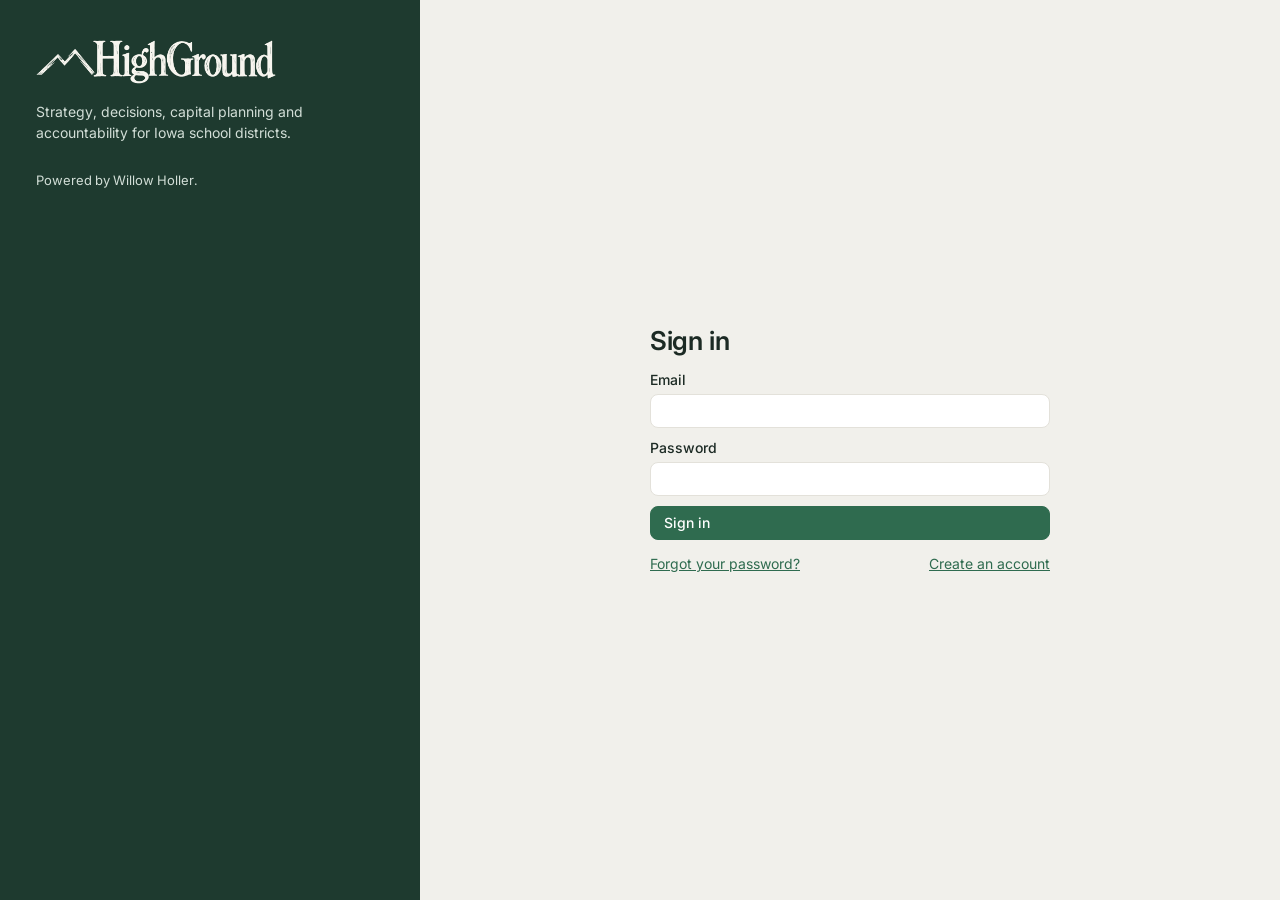
<file: index.html>
<!doctype html>
<html lang="en">
<head>
  <meta charset="utf-8">
  <meta name="viewport" content="width=device-width, initial-scale=1">
  <title>HighGround</title>
  <meta name="description" content="Strategy, decisions, capital planning and accountability for Iowa school districts.">
  <link rel="icon" href="highground-icon.png" type="image/png">
  <!-- its own home-screen app: the HighGround mark and name, separate from willowholler.com -->
  <link rel="apple-touch-icon" href="apple-touch-icon.png">
  <link rel="manifest" href="manifest.webmanifest">
  <meta name="apple-mobile-web-app-title" content="HighGround">
  <meta name="application-name" content="HighGround">
  <meta name="theme-color" content="#1E3A2F">
  <link rel="preconnect" href="https://fonts.googleapis.com">
  <link rel="preconnect" href="https://fonts.gstatic.com" crossorigin>
  <link href="https://fonts.googleapis.com/css2?family=Source+Serif+4:opsz,wght@8..60,500;8..60,600&family=Inter:wght@400;500;600;700&display=swap" rel="stylesheet">
  <link rel="stylesheet" href="styles.css">
</head>
<body>
  <div id="app"><p style="padding:32px">Loading HighGround…</p></div>
  <div id="toasts" aria-live="polite"></div>
  <noscript><p style="padding:32px">HighGround needs JavaScript turned on.</p></noscript>
  <script src="config.js"></script>
  <script src="api.js"></script>
  <script src="states.js"></script>
  <script src="nedata.js"></script>
  <script src="engine.js"></script>
  <script src="capital.js"></script>
  <script src="tax.js"></script>
  <script src="demo_data.js"></script>
  <script src="uploads.js"></script>
  <script src="gl.js"></script>
  <script src="actuals.js"></script>
  <script src="budget.js"></script>
  <script src="compare.js"></script>
  <script src="ranking.js"></script>
  <script src="suggest.js"></script>
  <script src="schedule.js"></script>
  <script src="direction.js"></script>
  <script src="gf.js"></script>
  <script src="contract.js"></script>
  <script src="report.js"></script>
  <script src="packet.js"></script>
  <script src="peers.js"></script>
  <script src="register.js"></script>
  <script src="plan.js"></script>
  <script src="app.js"></script>
</body>
</html>
</file>
<file: styles.css>
html{-webkit-text-size-adjust:100%;text-size-adjust:100%}
/* HighGround — styles. Tokens follow the HighGround prototypes (04-ux). */
:root{
  --rail:#1E3A2F; --rail-active:#2E5343; --rail-text:#D2DED7;
  --page:#F1F0EB; --card:#FFFFFF; --border:#E3E1DA; --side:#F8F7F3; --hover:#ECEDE8; --sel:#E5E9E5; --line:#EEECE6;
  --a-home:#1E3A2F; --a-plan:#3D6787; --a-money:#2F6B4F; --a-track:#A97F22; --a-share:#7D5A78; --a-settings:#6B7570; --a-help:#6B7570; --a-set:#6B7570;
  --text:#1C2A24; --muted:#5A6660;
  --gold:#C9A24A; --action:#2F6B4F; --action-dark:#1E4A36;
  --gap:#B42318; --caution:#C2410C; --caution-bg:#FFF7ED; --live:#2F6B4F; --live-bg:#EEF5F0;
  --serif:'Source Serif 4', Georgia, 'Times New Roman', serif;
  --sans:'Inter', system-ui, -apple-system, 'Segoe UI', Roboto, sans-serif;
}
*{box-sizing:border-box}
[hidden]{display:none !important}
html,body{height:100%}
body{margin:0;font-family:var(--sans);font-size:14px;line-height:1.45;color:var(--text);background:var(--page);font-feature-settings:"tnum" 1}
a{color:var(--action)} a:hover{color:var(--action-dark)}
h1,h2,h3{font-family:var(--sans);font-weight:600;letter-spacing:-.012em;margin:0}
h1{font-size:26px;line-height:1.15} h2{font-size:18px} h3{font-size:15.5px}
p{margin:0 0 10px}
:focus-visible{outline:3px solid var(--gold);outline-offset:2px}
button,input,select,textarea{font:inherit;color:inherit}
.muted{color:var(--muted)} .small{font-size:13px}

/* ---------- frame: dark green top bar, light side menu (Home + four areas, each with its colour), page on warm grey ---------- */
.frame{display:grid;grid-template-columns:232px minmax(0,1fr);grid-template-rows:62px minmax(0,1fr);min-height:calc(100vh / var(--z, 1));zoom:var(--z, 1);background:linear-gradient(to right,var(--side) 231px,var(--border) 231px,var(--border) 232px,var(--page) 232px)}
.frame>.topbar{grid-column:1/-1;grid-row:1;position:sticky;top:0;z-index:30;height:62px;display:flex;align-items:center;gap:10px;padding:0 16px 0 12px;background:var(--tb,var(--rail));color:#F3EFE4;border:0}
.frame>.topbar .spacer{flex:1}
.frame>.topbar .brand{display:flex;align-items:center;flex-direction:row;padding:0 10px 0 4px;width:180px;flex-shrink:0}
.frame>.topbar .brand .logo-img{width:136px}
.panelbtn,.helpbtn{border:0;background:transparent;width:34px;height:34px;border-radius:7px;color:var(--rail-text);display:inline-grid;place-items:center;cursor:pointer;flex-shrink:0}
.panelbtn:hover,.helpbtn:hover{background:rgba(255,255,255,.09);color:#fff}
/* the demo tag: neutral, never the brand color. Light glass on a dark bar, dark glass on a light one */
.frame>.topbar .demo-bar{display:inline-flex;align-items:center;gap:4px;background:rgba(255,255,255,.14);color:#fff;border:1px solid rgba(255,255,255,.34);border-radius:999px;padding:3px 10px;font:600 12px/1.4 var(--sans);letter-spacing:.01em;white-space:nowrap}
.frame>.topbar button.demo-bar{cursor:pointer}
.frame>.topbar button.demo-bar:hover{background:rgba(255,255,255,.24)}
.frame>.topbar button.demo-bar svg{opacity:.75}
/* a light brand color: dark text, icons and tag, a hairline under the bar */
.frame>.topbar.tb-light{color:var(--text);box-shadow:inset 0 -1px 0 rgba(0,0,0,.1)}
.frame>.topbar.tb-light .panelbtn,.frame>.topbar.tb-light .helpbtn,.frame>.topbar.tb-light .menu-btn{color:rgba(28,42,36,.8)}
.frame>.topbar.tb-light .panelbtn:hover,.frame>.topbar.tb-light .helpbtn:hover{background:rgba(0,0,0,.07);color:var(--text)}
.frame>.topbar.tb-light .demo-bar{background:rgba(0,0,0,.06);color:var(--text);border-color:rgba(0,0,0,.22)}
.frame>.topbar.tb-light button.demo-bar:hover{background:rgba(0,0,0,.11)}
.frame>.topbar.tb-light .scen-top .ctl{border-color:rgba(0,0,0,.18);background:rgba(0,0,0,.04);color:var(--muted)}
.frame>.topbar.tb-light .scen-top select,.frame>.topbar.tb-light .scen-top .ctl.ro b{color:var(--text)}
/* a dark brand color: the bar's glass and secondary text stay readable on any hue */
.frame>.topbar.tb-dark .panelbtn,.frame>.topbar.tb-dark .helpbtn{color:rgba(255,255,255,.82)}
.frame>.topbar.tb-dark .scen-top .ctl{border-color:rgba(255,255,255,.22);background:rgba(255,255,255,.08);color:rgba(255,255,255,.78)}
.rail{grid-column:1;grid-row:2;position:sticky;top:62px;height:calc(100vh / var(--z, 1) - 62px);background:var(--side);border-right:1px solid var(--border);color:var(--text);overflow-y:auto;overflow-x:hidden}
.rail-menu{display:flex;flex-direction:column;gap:6px;min-height:100%;padding:10px 8px 8px}
.org{display:flex;align-items:center;gap:8px;padding:4px 6px 10px;flex-wrap:wrap;border-bottom:1px solid var(--border);margin-bottom:4px}
.org .tile{width:28px;height:28px;border-radius:7px;font-size:11px}
.org-tx{display:flex;flex-direction:column;min-width:0;flex:1}
.org-tx b{font-size:13.5px;font-weight:600;line-height:1.25;overflow:hidden;text-overflow:ellipsis;white-space:nowrap}
.org-tx small{font-size:12px;color:var(--muted)}
.org.lg{display:block;text-align:center;padding:14px 6px 12px}
.org.lg .org-switch{display:block;margin-top:14px}
.org>*{min-width:0}
/* any shape fits: a wide wordmark fills the width (up to 64px tall), a square badge or tall crest stands up to 72px tall */
.org-logo{display:block;width:100%;height:auto;max-width:100%;max-height:104px;object-fit:contain;margin:0 auto}

.org.lg .rm{display:none}
.org-switch{width:100%}
.org-switch select{width:100%;height:28px;border:1px solid var(--border);border-radius:6px;background:var(--card);font-size:13px;padding:0 6px;color:var(--muted);cursor:pointer}
.nav{display:flex;flex-direction:column;gap:1px;font-size:14px}
.nav .lbl{font-size:11.5px;font-weight:500;color:var(--muted);padding:6px 8px 2px}
.nav a{color:inherit;text-decoration:none}
.it{display:flex;align-items:center;gap:10px;height:32px;padding:0 8px;border-radius:7px;color:var(--muted)!important;font-size:14px;text-decoration:none;--ac:var(--a-set)}
.it:hover{background:var(--hover);color:var(--text)!important}
.it .sq{width:22px;height:22px;border-radius:6px;display:grid;place-items:center;color:var(--ac);flex-shrink:0}
.it.on{color:var(--text)!important;font-weight:600}
.it.on .sq{background:var(--ac);color:#fff}
.it .chev{margin-left:auto;color:var(--muted);display:grid;transition:transform .15s}
.grp.open>.it .chev{transform:rotate(90deg)}
.grp.hot>.it{background:var(--hover);color:var(--text)!important}
.it .tx{min-width:0;overflow:hidden;text-overflow:ellipsis;white-space:nowrap}
[data-area=home]{--ac:var(--a-home)} [data-area=plan]{--ac:var(--a-plan)} [data-area=money]{--ac:var(--a-money)} [data-area=track]{--ac:var(--a-track)}
[data-area=share]{--ac:var(--a-share)} [data-area=settings],[data-area=help],[data-area=set],[data-area=staff]{--ac:var(--a-set)}
.kids{display:none;margin:1px 0 4px 18px;padding-left:12px;border-left:1px solid var(--border)}
.grp.open .kids{display:block}
.kids a{display:flex;align-items:center;min-height:28px;padding:0 8px;border-radius:6px;color:var(--muted);font-size:13.5px}
.kids a:hover{background:var(--hover);color:var(--text)}
.kids a[aria-current="page"]{background:var(--sel);color:var(--text);font-weight:600}
.nav-foot{margin-top:auto;border-top:1px solid var(--border);padding-top:6px}
.userbox{position:relative;border-top:1px solid var(--border);margin-top:4px;padding-top:4px}
.user{display:flex;align-items:center;gap:10px;width:100%;padding:6px 8px;border:0;border-radius:8px;background:transparent;text-align:left;cursor:pointer;font:inherit;color:var(--text)}
.user:hover{background:var(--hover)}
.user .avatar{width:26px;height:26px;border-radius:50%;font-size:11px;flex-shrink:0}
.user .tx{flex:1;min-width:0;display:flex;flex-direction:column}
.user b{font-weight:500;font-size:13.5px;overflow:hidden;text-overflow:ellipsis;white-space:nowrap}
.user small{font-size:11.5px;color:var(--muted)}
.user .chev{color:var(--muted);display:grid}
.umenu{position:absolute;left:4px;right:4px;bottom:calc(100% + 6px);z-index:40;background:var(--card);border:1px solid var(--border);border-radius:10px;box-shadow:0 12px 32px rgba(16,24,20,.16);padding:6px}
.umenu .uh{padding:8px 10px 10px;border-bottom:1px solid var(--border);margin-bottom:6px;display:flex;flex-direction:column}
.umenu .uh small{color:var(--muted);font-size:12px;overflow:hidden;text-overflow:ellipsis}
.umenu a,.umenu button{display:flex;align-items:center;gap:10px;width:100%;min-height:36px;padding:0 10px;border:0;border-radius:6px;background:transparent;font:inherit;font-size:14px;color:var(--text);text-decoration:none;text-align:left;cursor:pointer;white-space:nowrap}
.umenu a:hover,.umenu button:hover{background:var(--hover)}
.umenu button small{margin-left:auto;font-size:11.5px;color:var(--muted)}
.umenu hr{border:0;border-top:1px solid var(--border);margin:6px 0}
.menu-btn{display:none}
.fly{position:fixed;z-index:60;min-width:210px;background:var(--card);border:1px solid var(--border);border-radius:9px;box-shadow:0 10px 30px rgba(16,24,20,.14),0 2px 6px rgba(16,24,20,.06);padding:6px}
.fly .fh{display:flex;align-items:center;gap:8px;font-size:12px;font-weight:500;color:var(--muted);padding:4px 8px 6px}
.fly .fh i{width:8px;height:8px;border-radius:2px;background:var(--ac)}
.fly a{display:flex;align-items:center;min-height:32px;padding:0 10px;border-radius:6px;color:var(--text);font-size:14px;text-decoration:none}
.fly a:hover,.fly a:focus-visible{background:var(--hover)}
.fly a[aria-current="page"]{font-weight:600}
/* collapsed: a slim strip of icons; each area's screens show beside it on hover */
@media (min-width: 821px){
  .frame.rail-collapsed{grid-template-columns:60px minmax(0,1fr);background:linear-gradient(to right,var(--side) 59px,var(--border) 59px,var(--border) 60px,var(--page) 60px)}
  .rail-collapsed .rail-menu{padding:10px 8px}
  .rail-collapsed .it{padding:0 11px}
  .rail-collapsed :is(.it .tx,.it .chev,.kids,.nav .lbl,.org-tx,.org-switch,.user .tx,.user .chev){display:none}
  .rail-collapsed .org{justify-content:center;padding:6px 0}
  .rail-collapsed .org.lg .org-logo{display:none}
  .rail-collapsed .org.lg{display:flex;justify-content:center;padding:6px 0 10px}
  .rail-collapsed .org.lg .rm{display:grid;margin:0 auto}
  .rail-collapsed .user{padding:6px 9px}
  .rail-collapsed .umenu{left:4px;right:auto;width:260px}
}
.main{grid-column:2;grid-row:2;min-width:0;display:flex;flex-direction:column}
.content{padding:18px 28px 48px;display:flex;flex-direction:column;gap:14px;max-width:1240px;width:100%;box-sizing:border-box;--ac:var(--a-home)}
.preview-bar{display:flex;align-items:center;gap:12px;flex-wrap:wrap;background:var(--caution-bg);color:var(--caution);border:1px solid #FDBA74;border-radius:8px;padding:8px 14px;font-size:14px;font-weight:500}
.preview-bar .btn{margin-left:auto}
.page-head{display:flex;align-items:flex-end;gap:16px;flex-wrap:wrap}
.page-head h1{font-size:21px;line-height:1.25}
.page-head .lede{font-size:13.5px;color:var(--muted);margin-top:4px}
.page-head .right{margin-left:auto;display:flex;gap:10px;align-items:center}
.crumb{display:flex;align-items:center;gap:6px;font-size:13px;color:var(--muted);margin-bottom:4px}
.crumb .dot{width:8px;height:8px;border-radius:2px;background:var(--ac)}
.crumb a{color:var(--muted);text-decoration:none} .crumb a:hover{color:var(--text);text-decoration:underline}
.chip{height:38px;padding:0 12px;border:1px solid var(--border);border-radius:8px;background:var(--card);display:flex;align-items:center;gap:8px;font-size:14px;min-width:0}
.chip select{border:0;background:transparent;font-size:14px;max-width:420px;min-width:0;text-overflow:ellipsis}
.tile{width:22px;height:22px;border-radius:5px;color:#fff;font-size:10px;font-weight:700;display:flex;align-items:center;justify-content:center;flex-shrink:0}
a.avatar{text-decoration:none}
.avatar{width:34px;height:34px;border-radius:17px;background:var(--gold);color:var(--rail);display:flex;align-items:center;justify-content:center;font-weight:700;font-size:13px;border:0;cursor:pointer}
/* on a computer the menu lists each area's screens, so the row of tabs shows only on phones */
.tabs{display:none;gap:4px;flex-wrap:wrap}
.tabs a{padding:6px 11px;border-radius:7px;color:var(--muted);text-decoration:none;font-size:14px;white-space:nowrap}
.tabs a[aria-current="page"]{background:var(--sel);color:var(--text);font-weight:600}
.sr-only{position:absolute;width:1px;height:1px;padding:0;margin:-1px;overflow:hidden;clip:rect(0,0,0,0);white-space:nowrap;border:0}
/* the public page keeps a plain white bar */
.main:not(.frame .main){display:flex}
body>#app>.main{grid-column:auto}
.topbar:not(.frame>.topbar){height:60px;display:flex;align-items:center;gap:12px;padding:0 32px;border-bottom:1px solid var(--border);background:var(--card)}
.topbar:not(.frame>.topbar) .spacer{flex:1}
@media print{ .frame{display:block} .main{display:block} }
.scen-top{display:flex;min-width:0}
.scen-top .ctl{display:flex;align-items:center;gap:6px;height:34px;padding:0 10px;border:1px solid rgba(255,255,255,.14);border-radius:7px;background:rgba(255,255,255,.06);font-size:13px;color:var(--rail-text);white-space:nowrap;min-width:0}
.scen-top select{border:0;background:transparent;color:#fff;font:inherit;font-weight:500;max-width:440px;min-width:200px;cursor:pointer;text-overflow:ellipsis}
.scen-top select option{color:var(--text);background:#fff}
.scen-top .ctl.ro b{color:#fff;font-weight:500;overflow:hidden;text-overflow:ellipsis}
.viewswitch .btn{height:34px}
.viewswitch .btn.on{background:var(--a-plan);border-color:var(--a-plan);color:#fff}
@media (max-width: 1180px){ .frame>.topbar .demo-bar{display:none} .frame>.topbar .brand{width:auto} .scen-top select{max-width:300px;min-width:170px} }

/* ---------- blocks ---------- */
.card{background:var(--card);border:1px solid var(--border);border-radius:10px;padding:14px 16px}
.card h2,.card h3{margin-bottom:8px}
.grid{display:grid;gap:14px;grid-template-columns:repeat(auto-fit,minmax(220px,1fr))}
.stat{font-family:var(--sans);font-size:21px;font-weight:600;letter-spacing:-.02em;line-height:1.15}
.row{display:flex;gap:10px;align-items:center;flex-wrap:wrap}
.stack{display:flex;flex-direction:column;gap:10px}

.badge{display:inline-flex;align-items:center;font-size:12px;font-weight:600;padding:2px 8px;border-radius:10px;border:1px solid;white-space:nowrap}
.badge.b-live{color:var(--live);border-color:var(--live);background:var(--live-bg)}
.badge.b-partial{color:#3E6190;border-color:#C7D5E8;background:#EEF3F8}
.badge.b-wip{color:var(--caution);border-color:var(--caution);background:var(--caution-bg)}

/* Work-in-progress panels: always visibly different from real content */
.wip{border:1.5px dashed var(--caution);background:var(--caution-bg);border-radius:12px;padding:16px 18px}
.wip h3{font-family:var(--sans);font-size:15px;font-weight:700;color:var(--caution);margin-bottom:6px}
.wip ul{margin:6px 0 0;padding-left:20px} .wip li{margin:3px 0}
.wip .uses{font-size:13px;color:var(--muted);margin-top:8px}

table.data{width:100%;border-collapse:collapse;font-size:14px}
table.data th{text-align:left;font-weight:600;color:var(--muted);font-size:13px;padding:8px 10px;border-bottom:1px solid var(--border)}
table.data td{padding:9px 10px;border-bottom:1px solid #EFEBE2;vertical-align:top}
table.data td.num,table.data th.num{text-align:right}
.scroll{overflow-x:auto;overflow-y:hidden}   /* sideways only: a 1–3px overflow must never add up/down arrows */
table.data select{height:32px;border:1px solid var(--border);border-radius:6px;padding:0 8px;background:#fff}
.empty{padding:18px;text-align:center;color:var(--muted)}

/* ---------- forms ---------- */
.btn{height:38px;padding:0 14px;border-radius:8px;border:1px solid var(--border);background:var(--card);cursor:pointer;font-size:14px;font-weight:500;display:inline-flex;align-items:center;gap:6px;text-decoration:none;color:var(--text)}
.btn:hover{border-color:#CFC9BB}
.btn.primary{background:var(--action);border-color:var(--action);color:#fff}
.btn.primary:hover{background:var(--action-dark)}
.btn.danger{color:var(--gap)}
.btn.small{height:30px;padding:0 10px;font-size:13px}
.btn[disabled]{opacity:.55;cursor:default}
.btn.notbuilt{border-style:dashed;color:var(--caution)}
label.field{display:flex;flex-direction:column;gap:4px;font-size:14px;font-weight:500}
.field input,.field select,.field textarea{height:40px;border:1px solid var(--border);border-radius:8px;padding:0 12px;background:#fff;font-weight:400}
.field textarea{height:auto;padding:10px 12px;min-height:80px}
.field .hint{font-weight:400;font-size:13px;color:var(--muted)}
div.field.ongoing-field{display:flex;flex-direction:column;gap:4px;font-size:14px;font-weight:500;grid-column:span 2}
@media (max-width: 620px){ div.field.ongoing-field{grid-column:auto} }
.ong-in{display:flex;align-items:center;gap:6px;flex-wrap:wrap}
.ong-in input{flex:1 1 120px;min-width:100px}
.holdback .hb-split{display:grid;grid-template-columns:repeat(auto-fit,minmax(200px,1fr));gap:10px}
.holdback .hb-toggle{font-weight:400;color:var(--muted)}
.warntext{color:var(--caution);font-weight:600}
.contract-card{border:1px solid var(--border);border-radius:10px;padding:12px 14px;background:#fff}
.contract-card .ctiles{display:grid;grid-template-columns:repeat(auto-fit,minmax(150px,1fr));gap:10px;margin:8px 0}
.contract-card .ctile{border:1px solid var(--border);border-radius:8px;padding:8px 10px}
.contract-card .ctile .stat{font-size:20px}
.contract-card .flags{margin:6px 0 0;padding-left:18px}
.contract-card .flags li.bad{color:var(--gap)}
.contract-card .flags li.warn{color:var(--caution)}
.contract-form .fgrid{grid-template-columns:repeat(auto-fit,minmax(170px,1fr))}
.ong-in select{flex:0 1 auto}
.ong-unit{font-weight:600;color:var(--muted);min-width:12px;text-align:center}
.field input.prefilled{background:#FFF8E6;border-color:#C9A24A}
.field .hint.ok-hint{color:#0E6A80}
form.stack{max-width:420px}
.inline-form{display:flex;gap:10px;flex-wrap:wrap;align-items:flex-end}
.inline-form .field{min-width:180px}

/* ---------- sign-in ---------- */
.auth{min-height:100vh;min-height:100dvh;display:grid;grid-template-columns:minmax(280px,420px) 1fr}
.auth-mobile-brand{display:none}
.auth-side{background:var(--rail);color:#E8EFEA;padding:40px 36px;display:flex;flex-direction:column;gap:18px}
.auth-side p{color:var(--rail-text);max-width:34ch}
.auth-main{display:flex;align-items:center;justify-content:center;padding:32px}
.auth-card{width:100%;max-width:400px;display:flex;flex-direction:column;gap:14px}
.auth-card .links{display:flex;justify-content:space-between;font-size:14px}

/* ---------- messages ---------- */
/* messages on a page, one look each: info (slate), warn (amber), error (red), ok (green). Compact, tinted, with an icon;
   explanations that aren't news go in .fineprint (small grey text, no box) */
.notice{position:relative;border-radius:8px;padding:8px 12px 8px 36px;font-size:13.5px;line-height:1.45;border:1px solid #D6E0EA;background:#EEF3F8;color:#22394F}
.notice::before{content:"";position:absolute;left:11px;top:9px;width:16px;height:16px;background:url("data:image/svg+xml,%3Csvg xmlns='http://www.w3.org/2000/svg' viewBox='0 0 24 24' fill='none' stroke='%233D6787' stroke-width='2' stroke-linecap='round' stroke-linejoin='round'%3E%3Ccircle cx='12' cy='12' r='9'/%3E%3Cpath d='M12 11v5M12 8h.01'/%3E%3C/svg%3E") no-repeat center/16px}
.notice.warn::before{background-image:url("data:image/svg+xml,%3Csvg xmlns='http://www.w3.org/2000/svg' viewBox='0 0 24 24' fill='none' stroke='%23A15C07' stroke-width='2' stroke-linecap='round' stroke-linejoin='round'%3E%3Cpath d='M12 4 2.5 20h19z'/%3E%3Cpath d='M12 10v4M12 17h.01'/%3E%3C/svg%3E")}
.notice.error::before{background-image:url("data:image/svg+xml,%3Csvg xmlns='http://www.w3.org/2000/svg' viewBox='0 0 24 24' fill='none' stroke='%23B42318' stroke-width='2' stroke-linecap='round' stroke-linejoin='round'%3E%3Ccircle cx='12' cy='12' r='9'/%3E%3Cpath d='M12 7v6M12 16h.01'/%3E%3C/svg%3E")}
.notice.ok::before{background-image:url("data:image/svg+xml,%3Csvg xmlns='http://www.w3.org/2000/svg' viewBox='0 0 24 24' fill='none' stroke='%232F6B4F' stroke-width='2' stroke-linecap='round' stroke-linejoin='round'%3E%3Ccircle cx='12' cy='12' r='9'/%3E%3Cpath d='m8 12 3 3 5-6'/%3E%3C/svg%3E")}
.notice p:last-child,.notice ul:last-child{margin-bottom:0}
.fineprint{list-style:none;margin:0;padding:0;display:flex;flex-direction:column;gap:3px;font-size:12.5px;color:var(--muted)}
.fineprint li{position:relative;padding-left:20px}
.fineprint li::before{content:"";position:absolute;left:0;top:2px;width:14px;height:14px;background:url("data:image/svg+xml,%3Csvg xmlns='http://www.w3.org/2000/svg' viewBox='0 0 24 24' fill='none' stroke='%2387908C' stroke-width='2' stroke-linecap='round' stroke-linejoin='round'%3E%3Ccircle cx='12' cy='12' r='9'/%3E%3Cpath d='M12 11v5M12 8h.01'/%3E%3C/svg%3E") no-repeat center/14px}
.notice.error{border-color:#E4E0D6;border-left:4px solid var(--gap);background:#fff;color:var(--gap)}
.notice.ok{border-color:#BFD8C8;background:var(--live-bg);color:var(--action-dark)}
#toasts{position:fixed;right:18px;bottom:18px;display:flex;flex-direction:column;gap:8px;z-index:50;max-width:380px}
.toast{background:#fff;border:1px solid var(--border);border-left:5px solid var(--action);border-radius:10px;padding:12px 14px;box-shadow:0 6px 24px rgba(28,42,36,.12);font-size:14px}
.toast.error{border-left-color:var(--gap)}
.toast.notbuilt{border-left-color:var(--caution);background:var(--caution-bg)}
.toast b{display:block;margin-bottom:2px}
.toast{position:relative;padding-right:34px}
.toast-x{position:absolute;top:6px;right:6px;width:28px;height:28px;border:0;background:transparent;font-size:20px;line-height:1;color:var(--muted);cursor:pointer;border-radius:6px}
.toast-x:hover{background:var(--page);color:var(--text)}
.toast.term{border-left-color:var(--rail);font-size:15px;line-height:1.5}

.demo-bar{background:#EEF3F8;border-bottom:1px solid #C7D5E8;color:#22394F;font-size:13px;padding:6px 32px}

/* ---------- small screens ---------- */
@supports not (overflow:clip){ @media (max-width: 820px){ .frame{overflow-x:hidden} } }
@media (max-width: 820px){
  /* phones: the menu slides in from the left; one background colour (no menu column behind the page) */
  .frame,.frame.rail-collapsed{display:block;background:var(--page)}
  .frame>.topbar{padding:0 10px;gap:8px}
  .frame>.topbar .brand{width:auto;padding:0}
  .frame>.topbar .brand .logo-img{width:112px}
  .panelbtn{display:none}
  .menu-btn{display:inline-grid;place-items:center;width:40px;height:40px;border:0;border-radius:8px;background:transparent;color:#fff;cursor:pointer;flex-shrink:0}
  .scen-top{display:none}
  .rail{position:fixed;top:62px;left:0;bottom:0;height:auto;width:min(300px,86vw);z-index:35;transform:translateX(-105%);transition:transform .2s;box-shadow:0 10px 30px rgba(0,0,0,.18)}
  .rail.open{transform:none}
  .rail-menu{display:flex}
  .it{height:40px;font-size:15px}
  .kids a{min-height:36px;font-size:14.5px}
  .tabs{display:flex}
  .main{display:block}
  /* nothing can push the page sideways: wide tables scroll inside their own box */
  .frame,.main,.content{overflow-x:clip;max-width:100%}
  .main{touch-action:pan-y pinch-zoom}
  .scroll,.tabs,[data-scroll-x]{touch-action:pan-x pan-y pinch-zoom}
  img,svg,canvas,video{max-width:100%}
  .content .row > .btn{flex:0 1 auto}
  .outlist{grid-template-columns:1fr}
  /* sub-menus wrap onto a second line instead of scrolling out of sight */
  .tabs{flex-wrap:wrap;gap:2px 18px;overflow:visible}
  /* messages sit inside the screen, above the browser's toolbar */
  #toasts{left:12px;right:12px;bottom:calc(16px + env(safe-area-inset-bottom));max-width:none}
  .toast{width:100%;box-sizing:border-box}
  /* pop-ups (Help, editors) slide up from the bottom, scroll inside themselves, and keep their title and Close in view */
  .modal-back{padding:0;align-items:flex-end}
  .modal{max-height:88vh;max-height:88dvh;display:flex;flex-direction:column;overflow:hidden;border-radius:14px 14px 0 0;padding:0 16px}
  .modal-head{flex:0 0 auto;padding:12px 0 10px;border-bottom:1px solid var(--border);margin-bottom:0}
  .modal-body{flex:1 1 auto;min-height:0;overflow-y:auto;overscroll-behavior:contain;-webkit-overflow-scrolling:touch;padding:12px 0 calc(20px + env(safe-area-inset-bottom))}
  .modal:not(:has(.modal-body)){overflow-y:auto;padding-bottom:calc(20px + env(safe-area-inset-bottom))}
  /* tables that don't fit become lists */
  table.stacked thead{display:none}
  table.stacked,table.stacked tbody,table.stacked tr,table.stacked td{display:block;width:100%;box-sizing:border-box}
  table.stacked tr{border-bottom:1px solid var(--border);padding:8px 0}
  table.stacked td{display:flex;justify-content:space-between;align-items:baseline;gap:12px;border:0!important;padding:3px 0!important;text-align:right!important}
  table.stacked td::before{content:attr(data-label);color:var(--muted);font-size:13px;text-align:left;flex:0 0 auto;max-width:55%}
  table.stacked td[data-label=""]::before{content:none}
  table.stacked td:first-child{font-weight:600;text-align:left!important;justify-content:flex-start}
  table.stacked td select,table.stacked td input{max-width:60%}
  .content{padding:16px 14px 40px}
  .auth{grid-template-columns:1fr;min-height:0}
  .auth-side{display:none}
  /* iPhone: Safari zooms into any field under 16px and the page then drifts; a card centred in a full-height box
     also re-centres as the keyboard opens. Fields at 16px, card pinned to the top. */
  .auth-main{align-items:flex-start;padding:24px 18px 40px}
  .auth-mobile-brand{display:block;margin-bottom:6px}
  .auth .btn,.auth .field input{height:44px}
  h1{font-size:26px}
}
@media (prefers-reduced-motion: reduce){ *{scroll-behavior:auto!important} }

/* ---------- capital plan ---------- */
.cap-bar{justify-content:flex-start}
.tiles{grid-template-columns:repeat(auto-fit,minmax(170px,1fr))}
.tile-card .stat{font-size:21px;margin:2px 0}
.tile-card.gap{border-color:#FDBA74;background:#FFF7ED}
.tile-card.gap .stat{color:#C2410C}
.legend{display:flex;gap:12px;flex-wrap:wrap;color:var(--muted)}
.legend i{display:inline-block;width:11px;height:11px;border-radius:2px;margin-right:5px;vertical-align:-1px}
.capchart{width:100%;min-width:560px;height:auto;display:block}
.capchart .b-lab{font:600 11px var(--sans);fill:var(--muted);text-anchor:middle}
.capchart .b-lab.warn{fill:#C2410C}
.capchart .b-lab.camp{fill:#7A55A8}
.camptext{color:#7A55A8}
.capchart .b-fy{font:500 11px var(--sans);fill:var(--muted);text-anchor:middle}
.b-funds{fill:#2F5D9E;background:#2F5D9E}
.b-boost{fill:#0E9384;background:#0E9384}
.b-fin{fill:#B98A1E;background:#B98A1E}
.b-camp{fill:#7A55A8;background:#7A55A8}
.b-over{fill:#C2410C;background:#C2410C}
.cap-grid{display:grid;gap:14px;grid-template-columns:minmax(0,1fr) minmax(0,1fr)}
.lever{display:flex;flex-direction:column;gap:4px;font-size:14px}
.lever span{display:flex;justify-content:space-between}
.lever input{width:100%;accent-color:var(--action)}
.ygrid{display:grid;gap:12px;grid-template-columns:repeat(auto-fill,minmax(250px,1fr))}
.ycard{padding:14px 16px}
.ycard h3{font-size:17px;margin:0}
.ycard.warn{border-color:#FDBA74}
.gaptext{color:var(--gap);font-weight:600}
.ylist{list-style:none;margin:10px 0 0;padding:0;display:flex;flex-direction:column;gap:8px;font-size:14px}
.ylist li{display:flex;justify-content:space-between;gap:10px;border-top:1px solid #EFEBE2;padding-top:8px}
.ylist .ok{color:var(--action);font-size:12px;margin-left:4px}
.chips{display:inline-flex;gap:4px;flex-wrap:wrap;margin-left:4px}
.fchip{font-size:11px;font-weight:600;padding:1px 6px;border-radius:8px;color:#fff;white-space:nowrap}
.f-save{background:#2F5D9E}.f-ppel{background:#2F6B4F}.f-vppel{background:#5E9C78}.f-grants{background:#0891B2}.f-boost{background:#0E9384}.f-camp{background:#7A55A8}
@media (max-width: 820px){ .cap-grid{grid-template-columns:minmax(0,1fr)} }

/* ---------- starting numbers ---------- */
form.stack.setup{max-width:none}
.setup .fgrid{display:grid;gap:12px 16px;grid-template-columns:repeat(auto-fill,minmax(230px,1fr));align-items:start}
.setup .fgrid > label.row{align-self:center}
table.debt input,table.debt select{height:34px;border:1px solid var(--border);border-radius:6px;padding:0 8px;background:#fff;width:100%;min-width:90px}
input:disabled,select:disabled{background:#F4F2EC;color:var(--muted)}

.notice.warn{border-color:#FDBA74;background:#FFF7ED;color:#C2410C}

/* ---------- dialogs and the project editor ---------- */
.modal-back{position:fixed;inset:0;background:rgba(28,42,36,.45);display:flex;align-items:flex-start;justify-content:center;padding:40px 16px;overflow-y:auto;z-index:40}
.modal{background:var(--card);border-radius:14px;padding:22px 24px;width:100%;max-width:980px;box-shadow:0 20px 60px rgba(0,0,0,.25)}
.modal form.stack{max-width:none}
.modal-head{margin-bottom:10px}
.modal .fgrid{display:grid;gap:12px 16px;grid-template-columns:repeat(auto-fill,minmax(210px,1fr))}
table.phases input,table.phases select{height:34px;border:1px solid var(--border);border-radius:6px;padding:0 8px;background:#fff}
table.phases td{vertical-align:middle}
table.phases input[name=cost],table.phases input[name=actual]{width:120px}
[data-srcs]{display:flex;flex-direction:column;gap:4px;margin-bottom:4px;min-width:260px}
.src{display:flex;align-items:center;gap:6px}
.src input[name=pct]{width:64px}
[data-srcs]:not(.multi) [data-action=removeFund]{visibility:hidden}
table.phases input[name=label]{width:170px}
.addto{border-top:1px solid var(--border);padding-top:14px;margin-top:4px}
table.phases input[name=actual]{display:block;margin-top:4px}
.ylist a{color:var(--text);text-decoration:underline;text-decoration-color:#C9C3B5;text-underline-offset:3px}
.ylist a:hover{text-decoration-color:var(--action)}

.fundcard h3{margin-bottom:4px}


/* ---------- scenario comparison ---------- */
table.cmp th[scope=row]{text-align:left;font-weight:500;color:var(--text);white-space:nowrap}
table.cmp tr.strong th,table.cmp tr.strong td{background:#FBF7EE}
table.cmp td.asks{text-align:left;min-width:220px;font-size:13px}
table.cmp td.asks ul{margin:0;padding-left:16px}
table.cmp td.asks li{margin:2px 0}

/* ---------- initiatives ---------- */
.pipeline{display:flex;gap:6px;flex-wrap:wrap}
.pipe{border:1px solid var(--border);background:var(--card);border-radius:18px;padding:6px 12px;font-size:13px;cursor:pointer;color:var(--text)}
.pipe b{margin-left:4px}
.pipe.on{background:var(--rail);border-color:var(--rail);color:#fff}
.st{font-size:12px;font-weight:600;padding:2px 8px;border-radius:10px;border:1px solid var(--border);white-space:nowrap}
.st-approved,.st-underway{color:var(--action);border-color:#BFD8C8;background:var(--live-bg)}
.st-done{color:#fff;background:var(--action);border-color:var(--action)}
.st-deferred,.st-declined{color:var(--muted);background:#F1EFEA}
.st-idea,.st-proposed,.st-analysis{color:#3E6190;border-color:#C7D5E8;background:#EEF3F8}
table.phases select{max-width:160px}

/* ---------- logos ---------- */
.logo-img{display:block;height:auto}

.brand{align-items:center}
.auth-brand{align-items:flex-start}
.auth-brand .logo-img{width:240px}
.pub-brand{display:flex;flex-direction:row;align-items:center;gap:12px;min-width:0}
.pub-dlogo{height:auto;width:auto;max-height:44px;max-width:200px;object-fit:contain}
.pub-brand .pub-mono{width:40px;height:40px;font-size:15px;border-radius:10px}
.pub-dname{font-family:var(--serif, inherit);font-size:19px;font-weight:600;color:var(--ink, inherit);line-height:1.2;overflow-wrap:anywhere}
@media (max-width: 820px){ .pub-dname{font-size:16px} .pub-dlogo{max-height:36px;max-width:140px} }

.costs-box{border-top:1px solid var(--border);padding-top:14px;display:flex;flex-direction:column;gap:12px}

/* ---------- ranking ---------- */
table.ranktable tr.below td{background:#FBF8F2}
table.ranktable tr.fline td{background:#FFF8E6;color:var(--gap);font-weight:700;text-align:center;border-top:2px solid var(--gap);border-bottom:2px solid var(--gap);font-size:13px}
table.ranktable td.moves{white-space:nowrap}
table.ranktable td.moves .btn{min-width:30px;justify-content:center;margin-left:2px}
table.ranktable select{max-width:150px}
ul.flags{margin:6px 0;padding-left:20px} ul.flags li{margin:4px 0}

/* ---------- starting-number checks ---------- */
.card.checks{border-left:4px solid #C9A24A;background:#FFFCF4}
.card.checks ul{margin:6px 0;padding-left:20px}
.card.checks li{margin:5px 0}
.card.checks ul.warn li{color:#C2410C}
.card.checks ul.tip li{color:var(--muted)}

/* ---------- capital plan filters and table ---------- */
.capfilters{gap:10px;align-items:center;margin:4px 0 2px}
.seg{display:inline-flex}
.seg .btn{border-radius:0}
.seg .btn:first-child{border-radius:8px 0 0 8px}
.seg .btn:last-child{border-radius:0 8px 8px 0;margin-left:-1px}
.seg .btn.on{background:var(--rail);color:#fff;border-color:var(--rail)}
.capsearch{height:34px;border:1px solid var(--border);border-radius:8px;padding:0 10px;min-width:200px;background:#fff;font:inherit}
table.captable td{vertical-align:top}
table.captable tfoot th{border-top:2px solid var(--text);text-align:left}
table.captable tfoot th.num{text-align:right}

/* ---------- district logo ---------- */
.tile.logo{background:#fff;border:1px solid var(--border);padding:2px;overflow:hidden}
.tile.logo img{width:100%;height:100%;object-fit:contain;display:block}
.tile.big{width:64px;height:64px;font-size:22px;border-radius:12px}
.logo-preview{width:auto;height:auto;max-width:220px;max-height:96px;object-fit:contain;border:1px solid var(--border);border-radius:12px;background:#fff;padding:8px}
.logo-try{margin-top:6px;display:flex;flex-direction:column;gap:4px}
.logo-try-box{width:216px;background:var(--side);border:1px solid var(--border);border-radius:8px;padding:8px 4px 6px}
.pub-dlogo{height:40px;width:auto;max-width:120px;object-fit:contain;margin-right:6px}

table.glmap select{max-width:150px}
table.glmap code{font-size:12px;white-space:nowrap}
details summary{cursor:pointer;font-weight:600;margin-top:10px}
details.glgroup{border:1px solid var(--border);border-radius:8px;padding:6px 12px;margin:8px 0;background:#fff}
details.glgroup summary{margin:4px 0}

table.pitable tr.pidetail > td{background:#FBF9F4}
table.pitable input[type=date]{height:32px}
table.pitable input[name=actual]{width:110px;height:32px}

/* ---------- budget vs. actual ---------- */
.ubar{display:inline-block;position:relative;width:120px;height:8px;background:#ECE8DD;border-radius:4px;vertical-align:middle;margin-top:6px}
.ubar i{position:absolute;left:0;top:0;bottom:0;background:var(--action);border-radius:4px}
.ubar i.hot{background:#C27A00}
.ubar.ub-pace i{background:#2F6B4F}.ubar.ub-ahead i{background:#F59E0B}.ubar.ub-over i{background:#B42318}
.ubar b{position:absolute;top:-3px;width:2px;height:14px;background:var(--text)}
table.batable td{vertical-align:middle}

/* ---------- board report, on screen and printed ---------- */
.report{display:flex;flex-direction:column;gap:14px}
.report .rhead h2{margin:2px 0}
.report ul{margin:6px 0;padding-left:20px}
.report li{margin:4px 0}
@media print{
  .rail,.topbar,.tabs,.page-head,.noprint,#toasts{display:none !important}
  body,.main,.content{background:#fff !important}
  .card{box-shadow:none !important;break-inside:avoid;border-color:#ccc}
  .report{gap:8px}
  .scroll{overflow:visible}
  a{color:inherit;text-decoration:none}
}

/* ---------- community page ---------- */
.pubhead{display:flex;align-items:center;gap:16px;background:var(--card);border:1px solid var(--border);border-radius:12px;padding:18px 20px}
.pubhead h1{margin:0}
.pub-dlogo-lg{height:auto;width:auto;max-height:72px;max-width:260px;object-fit:contain}
.pub-mono{display:inline-flex;align-items:center;justify-content:center;width:56px;height:56px;border-radius:12px;color:#fff;font-weight:700;font-size:18px;flex-shrink:0}
.pubnote p{margin:0 0 8px;font-size:16px}
.pubpreview{border:1px dashed var(--border);border-radius:12px;padding:14px;background:var(--bg);max-height:70vh;overflow:auto}

/* ---------- direction ---------- */
.prio .pgrid{display:grid;grid-template-columns:repeat(auto-fit,minmax(220px,1fr));gap:16px;margin-top:6px}
.prio ul{margin:4px 0;padding-left:18px}.prio li{margin:3px 0}
.st-declined-red{color:#fff;background:#B42318;border-color:#B42318}
.st-owed{color:#C2410C;background:#FFF7ED;border-color:#FDBA74}
.spark{vertical-align:middle;margin-left:6px}

.card h4{margin:12px 0 4px;font-size:14px;color:var(--muted)}

ul.srch{list-style:none;padding:0;margin:0}ul.srch li{padding:8px 0;border-bottom:1px solid var(--border)}

table.gftable td:first-child{white-space:nowrap}

.gflevers{display:grid;grid-template-columns:repeat(auto-fit,minmax(150px,1fr));gap:12px 14px;margin-bottom:10px}
.gflevers .fl{white-space:nowrap;font-size:13px}
.gflevers .pctbox{display:flex;align-items:center;gap:6px;color:var(--muted);font-weight:400}
.gflevers .pctbox input{width:76px}

/* ---------- definitions and the glossary ---------- */
.defn{display:inline-flex;align-items:center;justify-content:center;width:18px;height:18px;border-radius:50%;border:1px solid var(--border);background:#fff;color:var(--muted);
  font-size:11px;font-weight:700;line-height:1;padding:0;margin-left:4px;cursor:pointer;vertical-align:middle}
.defn:hover,.defn:focus{color:var(--text);border-color:var(--text)}
@media print{.defn{display:none}}
dl.glossary{display:grid;grid-template-columns:minmax(140px,220px) 1fr;gap:8px 18px;margin:6px 0}
dl.glossary dt{font-weight:700}
dl.glossary dd{margin:0}
@media (max-width:640px){dl.glossary{grid-template-columns:1fr}dl.glossary dd{margin-bottom:8px}}

/* ---------- step B: lead sentences and folded details ---------- */
p.lead{font-size:15.5px;line-height:1.45;margin:0 0 2px}
details.fold{border:1px solid var(--border);border-radius:12px;background:var(--card);padding:0 16px}
details.fold > summary{cursor:pointer;font-weight:600;padding:12px 0;list-style-position:inside}
details.fold[open] > summary{border-bottom:1px solid var(--border);margin-bottom:12px}
details.fold > .stack{padding-bottom:14px}
details.fold .card{box-shadow:none}
td.nowrap{white-space:nowrap}
/* peer comparisons (state annual reports) and check-register questions */
.card.peers ul{margin:6px 0 8px;padding-left:18px}
.card.peers li{margin:4px 0}
.peer-tag{display:inline-block;font-size:12px;font-weight:600;padding:1px 8px;border-radius:999px;background:#EEF1EF;color:var(--muted);white-space:nowrap}
.peer-tag.peer-high,.peer-tag.sev-concern{background:#fff;border:1px solid #E4E0D6;color:var(--gap)}
.peer-tag.peer-low,.peer-tag.peer-jump,.peer-tag.sev-question{background:var(--caution-bg);color:var(--caution)}
.regq{border:1px solid var(--border);border-radius:10px;padding:12px 14px}
.regq.sev-concern{border-left:4px solid var(--gap)}
.regq.sev-question{border-left:4px solid var(--caution)}
.regq p{margin:6px 0}
.regq textarea{height:auto;padding:8px 12px;font:inherit}
/* capital plan what-if: projects left out */
.ylist li.leftout{opacity:.5;text-decoration:line-through}
.outlist{display:grid;grid-template-columns:repeat(auto-fill,minmax(320px,1fr));gap:4px 24px}
.outlist label,.outrow{display:grid;grid-template-columns:20px 1fr auto;column-gap:10px;align-items:start;padding:6px 0;border-bottom:1px solid #EFEBE2}
.outrow input{margin-top:2px}
.outrow .outyrs{display:block;font-size:12px}
.outrow b{white-space:nowrap}
.peerdetail table.data td.num{white-space:nowrap}
ol.sugg{margin:8px 0;padding-left:20px;display:grid;gap:10px}
ol.sugg .btn{margin-left:6px}
/* guided setup */
.stepper{list-style:none;margin:10px 0 12px;padding:0;display:grid;grid-template-columns:repeat(auto-fit,minmax(150px,1fr));gap:8px}
.stepper li{display:flex;gap:8px;align-items:center;font-size:13px;padding:6px 9px;border:1px solid var(--border);border-radius:8px;background:#fff}
.stepper .dot{width:24px;height:24px;border-radius:12px;display:inline-flex;align-items:center;justify-content:center;font-size:12px;font-weight:700;background:#EEF1EF;color:var(--muted);flex-shrink:0}
.stepper li.done .dot{background:var(--live-bg);color:var(--live)}
.stepper li.next{border-color:var(--action)}
.stepper li.next .dot{background:var(--action);color:#fff}
.setupbanner .row{gap:8px}
dl.terms{margin:0}
dl.terms dt{font-weight:600;margin-top:8px}
dl.terms dd{margin:2px 0 0;color:var(--muted);font-size:14px}
input.rankpos{width:46px;height:32px;border:1px solid var(--border);border-radius:6px;text-align:center;font-weight:700}
/* first-session wizard */
.wiz{min-height:100vh;background:var(--page)}
.wiz-head{display:flex;align-items:center;gap:16px;padding:16px 28px;border-bottom:1px solid var(--border);background:var(--card)}
.wiz-head .wiz-dist{display:flex;align-items:center;gap:8px;font-weight:600;flex:1}
.wiz-main{max-width:860px;margin:0 auto;padding:24px 20px 60px}
.wiz-steps{list-style:none;display:flex;flex-wrap:wrap;gap:8px 18px;padding:0;margin:0 0 16px;font-size:14px;color:var(--muted)}
.wiz-steps li.on{color:var(--text);font-weight:700}
.wiz-steps li.done{color:var(--live)}
.wiz-card h1{margin-top:0}
.wiz-card h3{margin:14px 0 4px}
@media (max-width: 820px){ .wiz-head{padding:12px 14px;flex-wrap:wrap} .wiz-head .logo-img{display:none} }
.wiz-card .fgrid{display:grid;gap:12px 16px;grid-template-columns:repeat(auto-fill,minmax(210px,1fr));align-items:start}
.wiz-card table.debt input,.wiz-card table.debt select{height:34px;border:1px solid var(--border);border-radius:6px;padding:0 8px;background:#fff;width:100%;min-width:90px}
.wiz-card form.stack{max-width:none}
.hdot{display:inline-block;width:10px;height:10px;border-radius:50%;margin-right:3px;vertical-align:middle;background:var(--live)}
.hdot.warn{background:var(--caution)}
.hdot.fail{background:var(--gap)}

/* wide tables: a fading right edge and a hint until scrolled to the end */
.swipe-hint{margin:0 0 4px}
.scroll-more{-webkit-mask-image:linear-gradient(to right,#000 85%,transparent);mask-image:linear-gradient(to right,#000 85%,transparent)}
.scroll-more.at-end{-webkit-mask-image:none;mask-image:none}
html.modal-open,html.modal-open body{overflow:hidden}

/* funding vs. committed: plain bars that wrap on any screen */
.cbars{display:flex;flex-direction:column;gap:18px}
.cbar-head{display:flex;justify-content:space-between;align-items:baseline;gap:10px;flex-wrap:wrap;margin-bottom:5px}
.cbar-name{font-weight:600;font-size:14px}
.cbar{display:flex;height:20px;border-radius:4px;overflow:hidden;background:#F1EEE6;gap:2px}
.cbar span{display:block;height:100%;min-width:3px}
.cbar-key{list-style:none;margin:7px 0 0;padding:0;display:flex;flex-wrap:wrap;gap:4px 16px;font-size:13px;color:var(--muted)}
.cbar-key li{display:flex;align-items:center;gap:6px}
.cbar-key i{width:11px;height:11px;border-radius:3px;flex-shrink:0}
.cbar-key b{color:var(--text);font-weight:600}
.cbar-key li.gaptext b{color:var(--gap)}

/* ---------- Reports → Plans ---------- */
.plan-goal{padding:10px 0;border-top:1px solid var(--border)}
.plan-goal:first-of-type{border-top:0}
.plan-goal h4{margin:2px 0 4px}
.plan-goal ul{margin:6px 0 0 18px;padding:0}
.plan-years{display:grid;grid-template-columns:repeat(auto-fill,minmax(180px,1fr));gap:14px}
.plan-years h4{margin:0 0 4px}
.plan-years ul{margin:0;padding-left:16px}
.plan-years li{margin-bottom:6px}
@media print{.plan-head{border:0;box-shadow:none}.plan-years{grid-template-columns:repeat(3,1fr)}}

/* ---------- Settings: grouped cards, each with where it stands ---------- */
.setup-hero{display:grid;grid-template-columns:minmax(0,1fr) auto;gap:6px 24px;align-items:center;background:var(--rail);color:#E9F0EC;border-radius:10px;padding:18px 22px}
.setup-hero h2{font-size:17px;color:#fff}
.setup-hero p{margin:0;font-size:14px;color:var(--rail-text);max-width:none}
.setup-hero .bar{grid-column:1/-1;height:6px;border-radius:3px;background:rgba(255,255,255,.14);overflow:hidden;margin-top:8px}
.setup-hero .bar i{display:block;height:100%;background:var(--gold);border-radius:3px}
.setup-hero .btn{background:var(--gold);border-color:var(--gold);color:#1E3A2F;font-weight:600}
.sgroups{display:flex;flex-direction:column;gap:28px;margin-top:6px}
.sgrp{display:grid;grid-template-columns:220px minmax(0,1fr);gap:24px;padding-top:24px;border-top:1px solid var(--border)}
.sgrp:first-child{border-top:0;padding-top:4px}
.sgrp .gh h2{font-size:19px}
.sgrp .gh p{margin:6px 0 0;font-size:14px;color:var(--muted)}
.sgrp .gh .n{display:inline-block;margin-top:10px;font-size:12px;color:var(--muted)}
.scards{display:grid;grid-template-columns:repeat(auto-fill,minmax(250px,1fr));gap:12px}
.scard{display:flex;flex-direction:column;gap:10px;background:var(--card);border:1px solid var(--border);border-radius:10px;padding:16px;color:var(--text);text-decoration:none;transition:border-color .12s,box-shadow .12s,transform .12s;min-width:0}
.scard:hover{color:var(--text);border-color:#B9CBBF;box-shadow:0 6px 18px rgba(16,24,20,.08);transform:translateY(-1px)}
.scard .top2{display:flex;align-items:center;gap:12px}
.scard .sico{width:38px;height:38px;border-radius:9px;display:grid;place-items:center;background:var(--live-bg);color:var(--action);flex-shrink:0}
.scard h3{font-size:15.5px}
.scard .ds{font-size:13.5px;color:var(--muted);line-height:1.45}
.scard .stat2{margin-top:auto;display:flex;align-items:center;gap:8px;flex-wrap:wrap;font-size:13px;color:var(--muted);padding-top:10px;border-top:1px solid var(--line)}
.scard .stat2 .go{margin-left:auto;display:grid}
.scard .lg{height:22px;max-width:90px;object-fit:contain;background:#fff;border-radius:4px;padding:1px 4px;border:1px solid var(--line)}
.sdot{width:7px;height:7px;border-radius:50%;background:#A7AFAB;flex-shrink:0}.sdot.ok{background:var(--live)}.sdot.warn{background:var(--caution)}
.pips{display:flex;gap:4px;flex-wrap:wrap}.pips i{font-style:normal;font-size:12px;padding:1px 7px;border-radius:4px;background:var(--page);color:var(--muted)}
.pips i.on{background:var(--live-bg);color:var(--live);font-weight:600}
@media (max-width: 1100px){ .sgrp{grid-template-columns:minmax(0,1fr);gap:12px} }
@media (max-width: 620px){ .scards{grid-template-columns:minmax(0,1fr)} .setup-hero{grid-template-columns:minmax(0,1fr)} }
/* ---------- Home: every screen by area ---------- */
/* ---------- District: logo in the menu ---------- */
.logo-mode{margin-top:14px;padding-top:14px;border-top:1px solid var(--line);display:flex;flex-direction:column;gap:8px}
.radios{display:flex;gap:8px;flex-wrap:wrap}
.radios label{display:flex;align-items:center;gap:8px;border:1px solid var(--border);border-radius:7px;padding:8px 12px;font-size:14px;cursor:pointer;background:var(--card)}
.radios label:has(input:checked){border-color:var(--action);background:var(--live-bg)}
.radios label:has(input:disabled){opacity:.55;cursor:default}
.radios input{accent-color:var(--action);margin:0}
/* ---------- presenting: a big screen in a board meeting ---------- */
.frame.presenting{display:block;background:var(--page)}
.frame.presenting>.topbar,.frame.presenting>.rail,.frame.presenting .preview-bar,.frame.presenting .tabs,.frame.presenting .setupcard,.frame.presenting .noprint{display:none!important}
.frame.presenting .main{display:block}
.frame.presenting .content{max-width:1440px;margin:0 auto;padding:28px 48px 110px;zoom:1.3}
.frame.presenting .page-head h1{font-size:26px}
.present-bar{position:fixed;left:50%;bottom:18px;transform:translateX(-50%);z-index:50;display:flex;align-items:center;gap:6px;padding:6px;border-radius:12px;background:var(--rail);box-shadow:0 10px 30px rgba(0,0,0,.25);opacity:.8;transition:opacity .2s}
.present-bar:hover,.present-bar:focus-within{opacity:1}
.present-bar .pbtn{display:inline-flex;align-items:center;gap:6px;height:38px;min-width:38px;justify-content:center;padding:0 10px;border:0;border-radius:8px;background:rgba(255,255,255,.08);color:#fff;font:inherit;font-size:14px;cursor:pointer}
.present-bar .pbtn:hover{background:rgba(255,255,255,.18)}
.present-bar .pbtn[disabled]{opacity:.35;cursor:default}
.present-bar select{height:38px;max-width:320px;border:0;border-radius:8px;background:rgba(255,255,255,.1);color:#fff;font:inherit;font-size:14px;padding:0 10px}
.present-bar select option{color:var(--text);background:#fff}
@media (max-width: 820px){ .frame.presenting .content{zoom:1;padding:16px 14px 100px} .present-bar select{max-width:160px} }
@media print{ .present-bar{display:none!important} }
/* a measure opened from elsewhere: its row is highlighted for a moment */
tr.focus-row td{animation:focusrow 2.4s ease-out}
@keyframes focusrow{0%,40%{background:#FCEFC9}100%{background:transparent}}
@media (prefers-reduced-motion: reduce){ tr.focus-row td{animation:none;background:#FCEFC9} }
a.mlink{color:inherit;text-decoration:underline;text-decoration-color:#B9C2BD;text-underline-offset:3px}
a.mlink:hover{text-decoration-color:currentColor}

/* ---------- Home: welcome band, picture tiles, attention list, plan cards ---------- */
.home-hero{position:relative;overflow:hidden;border-radius:14px;padding:22px 26px 20px;background:linear-gradient(100deg,#FFFFFF 0%,#FFFFFF 50%,#F1F6F2 100%);border:1px solid var(--border)}
.hh-topo{position:absolute;right:0;bottom:0;height:100%;width:60%;background-repeat:no-repeat;background-position:right bottom;background-size:cover;opacity:.6;pointer-events:none;-webkit-mask-image:linear-gradient(to right,transparent 0,#000 45%);mask-image:linear-gradient(to right,transparent 0,#000 45%)}
.hh-txt{position:relative;max-width:820px}
.hh-hi{font-size:13px;font-weight:600;color:var(--action);letter-spacing:.01em;margin-bottom:6px}
.hh-hi span{color:var(--muted);font-weight:500}
.home-hero p.lead{font-size:21px;line-height:1.35;font-weight:500;letter-spacing:-.01em;margin:0;color:var(--text)}
.attn-list .sq{width:22px;height:22px;border-radius:6px;display:grid;place-items:center;background:var(--ac);color:#fff;flex-shrink:0}
.tile-card{position:relative;display:flex;flex-direction:column;gap:2px;overflow:hidden}
.tile-card::before{content:"";position:absolute;left:0;top:0;right:0;height:3px;background:var(--ac);opacity:.85}
.tile-card .tl{display:flex;align-items:center;gap:7px;font-size:13px;color:var(--muted);margin-bottom:2px}
.tile-card .ti{width:22px;height:22px;border-radius:6px;display:grid;place-items:center;color:var(--ac);background:color-mix(in srgb,var(--ac) 12%,#fff);flex-shrink:0}
.tile-card .stat{font-size:22px}
.mini-meter{height:6px;border-radius:3px;background:#ECEAE3;overflow:hidden;margin:6px 0 4px}
.mini-meter i{display:block;height:100%;background:var(--a-money);border-radius:3px}
.mini-spark{display:block;width:100%;height:26px;margin:4px 0 2px}
.mini-spark .ln{fill:none;stroke:var(--ac);stroke-width:1.8;vector-effect:non-scaling-stroke}
.mini-spark .ar{fill:var(--ac);opacity:.10}
.mini-spark.bad .ln{stroke:var(--gap)} .mini-spark.bad .ar{fill:var(--gap)}
.mini-segs{display:flex;gap:2px;height:6px;margin:6px 0 4px}
.mini-segs i{border-radius:3px}
.mini-months{display:grid;grid-template-columns:repeat(12,1fr);gap:2px;margin:6px 0 4px}
.mini-months i{height:6px;border-radius:2px;background:#ECEAE3}
.mini-months i.on{background:var(--ac)}
.mini-segs .met,.pdots .met,.pkey .met{background:#1E4A36}
.mini-segs .on,.pdots .on,.pkey .on{background:#5FA27E}
.mini-segs .off,.pdots .off,.pkey .off{background:var(--gap)}
.mini-segs .nd,.pdots .nd,.pkey .nd{background:#D6D3CA}
.card h3 .count{display:inline-grid;place-items:center;min-width:20px;height:20px;padding:0 6px;margin-left:6px;border-radius:10px;background:var(--caution-bg);color:var(--caution);font-size:12px;vertical-align:1px}
.attn-list{list-style:none;margin:6px 0 0;padding:0;display:flex;flex-direction:column}
.attn-list li{display:flex;gap:10px;align-items:flex-start;padding:8px 0;border-top:1px solid var(--line)}
.attn-list li:first-child{border-top:0}
.attn-list li>span:last-child{padding-top:1px}
.prio-grid{display:grid;grid-template-columns:repeat(auto-fit,minmax(220px,1fr));gap:10px;margin-top:8px}
.prio{display:flex;flex-direction:column;gap:6px;padding:12px 14px;border:1px solid var(--border);border-left:3px solid var(--a-plan);border-radius:10px;text-decoration:none;color:var(--text);background:#FBFCFD}
.prio:hover{border-color:var(--a-plan);box-shadow:0 1px 4px rgba(0,0,0,.05)}
.prio .pn{font-size:11px;font-weight:700;color:var(--a-plan);letter-spacing:.06em}
.prio .pn::before{content:"PRIORITY "}
.pdots{display:flex;gap:4px;flex-wrap:wrap}
.pdots i{width:12px;height:12px;border-radius:50%}
.pkey{display:flex;gap:14px;flex-wrap:wrap;margin-top:10px}
.pkey span{display:inline-flex;align-items:center;gap:5px}
.pkey i{width:9px;height:9px;border-radius:50%}
ul.recent{list-style:none;padding:0;margin:4px 0 8px}
ul.recent li{display:flex;justify-content:space-between;gap:12px;padding:6px 0;border-top:1px solid var(--line)}
ul.recent li:first-child{border-top:0}
@media (max-width:760px){.home-hero{padding:18px 16px}.home-hero p.lead{font-size:18px}.hh-topo{width:100%;opacity:.35}ul.recent li{flex-direction:column;gap:0}}
.frame.presenting .home-hero p.lead{font-size:24px}
.setup-bar{height:6px;border-radius:3px;background:#ECEAE3;overflow:hidden;margin:8px 0 2px}
.setup-bar i{display:block;height:100%;background:var(--action);border-radius:3px}
.stepper{grid-template-columns:repeat(auto-fill,minmax(150px,1fr));gap:6px}
.stepper li{padding:5px 8px;font-size:12.5px}
.stepper .dot{width:20px;height:20px;font-size:11px}

/* ---------- consistency pass (9 Oct) ----------
   One way for each kind of thing:
   - status pills are soft (tinted background, colored text); only the color changes with the meaning
   - names in tables are dark text that underline on hover; links in sentences stay green and underlined
   - folded sections open with a chevron, styled like a card title
   - numbers line up in columns; values like "2024-25" or "Jun 30, 2027" never break across lines */
.nw{white-space:nowrap}
.stat,table.data td.num,table.data th.num,table.data td,.mini-meter,.ubar+span{font-variant-numeric:tabular-nums}
.st-done{color:#1E4A36;background:#DDEBE2;border-color:#B6D2C0}
.st-done::before{content:"✓ "}
.st-declined-red{color:#B42318;background:#fff;border-color:#E4E0D6}
table.data td:first-child a:not(.btn){color:var(--text);font-weight:500;text-decoration:none}
table.data td:first-child a:not(.btn):hover{color:var(--action);text-decoration:underline;text-underline-offset:3px}
details.fold>summary,details:not(.glgroup)>summary{list-style:none;display:flex;align-items:center;gap:8px}
details>summary::-webkit-details-marker{display:none}
details.fold>summary::before,details:not(.glgroup)>summary::before{content:"";width:7px;height:7px;border-right:2px solid var(--muted);border-bottom:2px solid var(--muted);transform:rotate(-45deg);transition:transform .15s;margin:0 3px 0 2px;flex-shrink:0}
details[open]>summary::before{transform:rotate(45deg) translate(-2px,-1px)}
details.fold>summary{font-size:15px}
details.fold>.stack>.card:only-child,details.fold>.card:only-child{border:0;padding:0;background:transparent}
@media (min-width:1000px){.home-tiles{grid-template-columns:repeat(4,minmax(0,1fr))}}
@media (max-width:600px){.home-tiles{grid-template-columns:repeat(2,minmax(0,1fr))}.home-tiles .stat{font-size:19px}}
/* a phase's funds as choices in order ("whichever has room"), not a split */
select.fmode{display:block;margin:4px 0 6px;height:30px;font-size:12.5px;border:1px solid var(--border);border-radius:6px;background:#fff;padding:0 6px;max-width:100%}
[data-srcs].either [name=pct],[data-srcs].either [data-src] .small.muted{display:none}
[data-srcs].either{counter-reset:choice}
[data-srcs].either [data-src]::before{counter-increment:choice;content:counter(choice) ".";font-size:12px;font-weight:600;color:var(--muted);width:16px;flex-shrink:0;align-self:center}
.fchip.alt{background:transparent;color:var(--muted);border:1px dashed #C9C5BA;font-weight:500}
#cap-results,[id$="-results"]:not(:empty){display:flex;flex-direction:column;gap:14px}
/* "Add a …" buttons under a table keep a gap from the table's last line; the next section starts clear of them */
.addrow,.scroll + .row,.scroll + div:has(> .btn.small:only-child){margin-top:10px}
.addrow + template + h3,.addrow + h3{margin-top:20px}
/* the actual-cost box only matters once a phase is done */
table.phases td:has(select[name=status] option[value=done]:not(:checked)) input[name=actual]{display:none}
/* definitions open beside their "?" */
.defpop{position:fixed;z-index:70;background:var(--card);border:1px solid var(--border);border-radius:10px;box-shadow:0 12px 32px rgba(16,24,20,.18);padding:10px 12px 12px;font-size:13.5px;line-height:1.45}
.defpop::before{content:"";position:absolute;left:var(--arrow,20px);width:10px;height:10px;background:var(--card);border:1px solid var(--border);transform:rotate(45deg)}
.defpop.below::before{top:-6px;border-right:0;border-bottom:0}
.defpop.above::before{bottom:-6px;border-left:0;border-top:0}
.defpop .dp-h{display:flex;align-items:flex-start;justify-content:space-between;gap:10px;margin-bottom:4px}
.defpop .dp-h b{font-size:14px}
.defpop .dp-x{border:0;background:transparent;color:var(--muted);cursor:pointer;padding:2px;border-radius:4px;display:grid;place-items:center}
.defpop .dp-x:hover{background:var(--hover);color:var(--text)}
.defpop p{margin:0;color:var(--text)}
.defn[aria-expanded=true]{color:#fff;background:var(--action);border-color:var(--action)}
@media print{.defpop{display:none}}
/* focus areas: tick any that apply */
.areas-field{grid-column:1/-1;display:flex;flex-direction:column;gap:6px;font-size:14px;font-weight:500}
.area-picks{display:flex;flex-wrap:wrap;gap:6px;align-items:center;font-weight:400}
.apick{display:inline-flex;align-items:center;gap:6px;height:32px;padding:0 10px;border:1px solid var(--border);border-radius:16px;background:#fff;font-size:13px;cursor:pointer}
.apick input{margin:0}
.apick:has(input:checked){border-color:var(--a-plan);background:#EEF3F8;color:#22394F}
.area-picks input[name=area_new]{height:32px;min-width:240px;flex:1;max-width:320px;border:1px dashed var(--border);border-radius:16px;padding:0 12px;font-size:13px}
td .areas{display:flex;flex-wrap:wrap;gap:4px;margin-top:4px}
td .areas span{font-size:11.5px;color:var(--muted);background:#F3F1EB;border-radius:8px;padding:1px 7px}
/* a field whose value can't be used: red outline and a plain message under it */
.field.bad input{border-color:var(--gap);box-shadow:0 0 0 2px rgba(180,35,24,.12)}
.ferr{font-size:12.5px;color:var(--gap);font-weight:500}
tr.flash td{animation:rowflash 2.4s ease-out}
@keyframes rowflash{0%,40%{background:#FFF3C9}100%{background:transparent}}
/* Rank & fund: four tools as big tabs, each a question */
.tooltabs{display:grid;grid-template-columns:repeat(4,minmax(0,1fr));gap:10px}
.tooltabs a{position:relative;display:flex;gap:10px;align-items:flex-start;padding:12px 14px;border:1px solid var(--border);border-radius:12px;background:var(--card);color:var(--text);text-decoration:none;--ac:var(--a-plan)}
.tooltabs a:hover{border-color:var(--a-plan);box-shadow:0 1px 4px rgba(0,0,0,.05)}
.tooltabs a.on{border-color:var(--a-plan);box-shadow:inset 0 -3px 0 var(--a-plan);background:#F4F7FA}
.tooltabs .tt-ic{width:32px;height:32px;border-radius:8px;display:grid;place-items:center;background:#E8EEF4;color:var(--a-plan);flex-shrink:0}
.tooltabs a.on .tt-ic{background:var(--a-plan);color:#fff}
.tooltabs b{display:block;font-size:14px;line-height:1.3}
.tooltabs small{display:block;font-size:12.5px;color:var(--muted);margin-top:2px}
.tooltabs .count{position:absolute;top:8px;right:8px;min-width:20px;height:20px;padding:0 6px;border-radius:10px;background:var(--caution-bg);color:var(--caution);font-size:12px;font-weight:600;display:grid;place-items:center}
@media (max-width:900px){.tooltabs{grid-template-columns:repeat(2,minmax(0,1fr))}}
@media (max-width:480px){.tooltabs{grid-template-columns:1fr}}
/* the Rank & fund call-out on Home and the capital plan */
.rf-callout{display:flex;align-items:center;gap:14px;flex-wrap:wrap;border:1px solid #CFDCE8;background:linear-gradient(100deg,#F4F7FA,#fff);border-left:4px solid var(--a-plan)}
.rf-callout .rf-ic{width:40px;height:40px;border-radius:10px;display:grid;place-items:center;background:var(--a-plan);color:#fff;flex-shrink:0}
.rf-callout .rf-tx{flex:1;min-width:220px}
.rf-callout .rf-tx b{display:block;font-size:15px}
.rf-callout .rf-tx span{font-size:13.5px;color:var(--muted)}

/* Rank & fund: rows moved with ▲ ▼ but not yet rechecked */
table.ranktable.rank-pending td:nth-child(7){opacity:.35}

/* ---------- Rank & fund at a glance (14 Oct) ---------- */
.rk-hero{display:grid;gap:12px;grid-template-columns:repeat(4,minmax(0,1fr))}
@media (max-width: 900px){ .rk-hero{grid-template-columns:repeat(2,minmax(0,1fr))} }
.rk-stat{display:flex;flex-direction:column;gap:2px;padding:16px 18px;border-radius:12px;background:var(--card);border:1px solid var(--border);border-top:5px solid #2F6B4F;color:inherit;text-decoration:none}
a.rk-stat:hover{box-shadow:0 2px 10px rgba(30,58,47,.12)}
.rk-stat b{font:700 34px/1.05 var(--serif);color:#1E3A2F;letter-spacing:-.01em}
.rk-stat b small{font-size:18px;font-weight:600;color:var(--muted)}
.rk-stat span{font-size:14px;font-weight:600}
.rk-stat em{font-style:normal;font-size:13px;color:var(--muted)}
.rk-stat.fill{border-top-color:#0891B2}.rk-stat.fill b{color:#0E6A80}
.rk-stat.wait{border-top-color:#F59E0B}.rk-stat.wait b{color:#C2410C}
.rk-stat.left{border-top-color:#3E6190}.rk-stat.left b{color:#22394F}
.rk-ladder-card{padding:16px 18px}
.rk-ladder-head{display:flex;gap:10px;align-items:baseline;flex-wrap:wrap;margin-bottom:10px}
.rk-ladder{position:relative;display:flex;height:46px;border-radius:10px;overflow:visible;background:#ECEAE3;margin:22px 0 10px}
.rk-ladder .rk-seg{display:flex;align-items:center;justify-content:center;height:100%;color:#fff;font:700 12px var(--sans);border-right:2px solid #fff;box-sizing:border-box;min-width:3px;overflow:hidden;white-space:nowrap}
.rk-ladder .rk-seg:first-child{border-radius:10px 0 0 10px}
.rk-ladder .rk-seg:last-child{border-radius:0 10px 10px 0;border-right:0}
.rk-seg.rk-fits{background:#2F6B4F}
.rk-seg.rk-outside{background:#7A55A8}
.rk-seg.rk-fill{background:#0891B2}
.rk-seg.rk-alone{background:#F59E0B;color:#3B2600}
.rk-seg.rk-below{background:#94A3B8}
.rk-cut{position:absolute;top:-22px;bottom:-6px;width:0;border-left:3px solid #B42318}
.rk-cut span{position:absolute;top:0;left:6px;font:700 12px var(--sans);color:#B42318;white-space:nowrap;background:var(--card);padding:0 4px;border-radius:4px}
.rk-legend i.rk-seg{display:inline-block;width:11px;height:11px;border-radius:2px;margin-right:5px;vertical-align:-1px}
.rk-bar{display:block;height:6px;border-radius:3px;background:#ECEAE3;margin-top:4px;min-width:70px}
.rk-bar i{display:block;height:100%;border-radius:3px}
table.ranktable tr.rk-row td:first-child{border-left:4px solid transparent}
table.ranktable tr.rk-r-fits td:first-child{border-left-color:#2F6B4F}
table.ranktable tr.rk-r-outside td:first-child{border-left-color:#7A55A8}
table.ranktable tr.rk-r-fill td:first-child{border-left-color:#0891B2}
table.ranktable tr.rk-r-alone td:first-child{border-left-color:#F59E0B}
table.ranktable tr.rk-r-below td:first-child{border-left-color:#94A3B8}
table.ranktable tr.rk-row td:nth-child(3){font-weight:600}
.rk-notes{padding:12px 16px}
.rk-notes p{margin:4px 0}

/* initiative editor: one simple cost first; phases, extra funds and yearly costs on request */
.costs.simple-phases .when-full,.costs:not(.simple-phases) .when-simple{display:none !important}
.costs.no-yearly .yearly-block,.costs:not(.no-yearly) .when-noyearly{display:none !important}
.costs.simple-phases table.ph-table th:nth-child(1),.costs.simple-phases table.ph-table td:nth-child(1),
.costs.simple-phases table.ph-table th:nth-child(5),.costs.simple-phases table.ph-table td:nth-child(5),
.costs.simple-phases table.ph-table th:nth-child(6),.costs.simple-phases table.ph-table td:nth-child(6),
.costs.simple-phases [data-action=addFund],.costs.simple-phases select[name=fmode]{display:none !important}
.ed-more{gap:8px;margin:6px 0 10px}
.ed-takeout{margin-top:12px;gap:10px}

.chg{display:inline-block;font-size:12px;font-weight:600;padding:3px 9px;border-radius:999px;white-space:nowrap}
.chg-wait{background:#E6F6FA;color:#0E6A80;border:1px solid #A5DCE9}
.chg-short{background:#fff;color:#B42318;border:1px solid #F0B4AE}

/* ---------- How can we fit more? (14 Oct, b) ---------- */
.fi-card{padding:18px 20px}
.fi-lead{font-size:16px;margin:4px 0 14px}
.fi-row{display:grid;grid-template-columns:220px minmax(0,1fr) 90px;gap:14px;align-items:center;margin:10px 0}
.fi-lab{display:flex;flex-direction:column}
.fi-bar{display:flex;height:22px;border-radius:11px;background:#ECEAE3;overflow:hidden}
.fi-bar i{display:block;height:100%}
.fi-num b{font:700 26px/1 var(--serif);color:#1E3A2F}.fi-num span{color:var(--muted);font-size:13px}
@media (max-width: 760px){ .fi-row{grid-template-columns:1fr 70px}.fi-lab{grid-column:1/-1} }
.fi-chips{display:flex;flex-wrap:wrap;gap:10px;margin:14px 0 6px}
.fi-chip{display:flex;flex-direction:column;gap:2px;padding:10px 14px;border:1px solid var(--border);border-radius:10px;background:#F7F8F6;min-width:150px;max-width:330px}
.fi-chip span{font-size:12px;color:var(--muted)}.fi-chip b{font-size:17px;color:#1E3A2F}
.fi-group{margin-top:16px}
.fi-gh{font-size:13px;font-weight:700;color:var(--muted);margin-bottom:8px}
.fi-cards{display:grid;gap:10px;grid-template-columns:repeat(auto-fill,minmax(230px,1fr))}
.fi-tile{display:flex;flex-direction:column;gap:3px;padding:12px 14px;border-radius:10px;border:1px solid var(--border);border-left:5px solid #94A3B8;background:var(--card)}
.fi-pos{font:700 12px var(--sans);color:var(--muted)}
.fi-tag{align-self:flex-start;font-size:11px;font-weight:700;padding:2px 8px;border-radius:999px;background:#ECEAE3;color:#1C2A24}
.fi-tile.wt-funded{border-left-color:#0891B2;background:#F2FAFC}
.fi-tile.wt-gf{border-left-color:#F59E0B}.fi-tile.wt-gf .fi-tag{background:#FFF7ED;color:#C2410C}
.fi-tile.wt-hold{border-left-color:#3E6190}.fi-tile.wt-hold .fi-tag{background:#EEF3F8;color:#22394F}
.fi-tile.wt-later{border-left-color:#0891B2}.fi-tile.wt-later .fi-tag{background:#E6F6FA;color:#0E6A80}
.fi-tile.wt-other{border-left-color:#7A55A8}.fi-tile.wt-other .fi-tag{background:#F1ECF7;color:#4B3470}
.fi-warn{margin:0 0 10px;padding-left:18px}
ol.mv-grid{list-style:none;padding:0;margin:10px 0;display:grid;gap:12px;grid-template-columns:repeat(auto-fill,minmax(300px,1fr))}
.mv-card{display:flex;flex-direction:column;gap:8px;padding:14px 16px;border:1px solid var(--border);border-top:4px solid #2F6B4F;border-radius:12px;background:var(--card)}
.mv-head{display:flex;gap:8px;align-items:center;flex-wrap:wrap}
.mv-ic{display:inline-flex;width:28px;height:28px;border-radius:8px;background:#EEF5F0;color:#2F6B4F;align-items:center;justify-content:center}
.mv-years{display:flex;gap:6px;align-items:center;flex-wrap:wrap}
.mv-arrow{font-weight:700;color:var(--muted)}
.mv-gets{font-size:13px;line-height:2}
.mv-gets .chg{margin-right:4px}
.mv-card .btn{align-self:flex-start}
.chg-from{background:#F3F4F6;color:#374151;border:1px solid #E5E7EB}
.chg-fund{background:#EEF5F0;color:#1E4A36;border:1px solid #BFD8C8}
.chg-gap{background:#EEF3F8;color:#22394F;border:1px solid #C7D5E8}

/* fund shares: a % only shows (and only means anything) once a phase has two or more funds */
[data-srcs]:not(.multi) .pct-wrap{display:none}
.pct-wrap{display:inline-flex;align-items:center;gap:6px}
.pct-usd{color:#0E6A80;font-weight:600;white-space:nowrap}
.th-sub{display:block;font-size:11px;font-weight:400;color:var(--muted)}
.cost-sum{display:flex;flex-wrap:wrap;gap:10px;align-items:center;justify-content:space-between;padding:10px 12px;margin:8px 0;border-radius:10px;background:#F7F8F6;border:1px solid var(--border)}
.cost-sum:empty{display:none}
.cost-funds{display:flex;gap:6px;flex-wrap:wrap}

/* 15 Oct: a folded warning (details.notice) keeps its icon, arrow and words on one line */
details.fold.notice{padding:0 14px 0 40px;border-radius:10px}
details.fold.notice::before{top:16px;left:14px}
details.fold.notice>summary{padding:11px 0;font-size:14.5px;line-height:1.35}
details.fold.notice>summary::before{border-color:currentColor}
details.fold.notice[open]>summary{border-bottom-color:#FED7AA}
/* Rank & fund: the funding-line column stays narrow and its labels wrap, so names get the room */
table.ranktable td:nth-child(7){width:180px;min-width:150px;max-width:210px}
table.ranktable td:nth-child(7) .st{white-space:normal;display:inline-block;line-height:1.3}
table.ranktable td:nth-child(3){min-width:170px}
/* scenario lock: an icon, not the word */
.lockic{display:inline-flex;vertical-align:-2px;color:var(--muted);margin-left:6px}
/* Budget vs. actual: one key under the table */
.ubar-key{display:flex;gap:16px;flex-wrap:wrap;align-items:center;font-size:12.5px;color:var(--muted);margin-top:10px}
.ubar-key span{display:inline-flex;align-items:center;gap:6px}
.ubar-key i{display:inline-block;width:18px;height:8px;border-radius:2px}
.ubar-key i.tick{width:2px;height:12px;background:var(--text);border-radius:0}
.ubar-key i.pace{background:#2F6B4F}.ubar-key i.ahead{background:#F59E0B}.ubar-key i.over{background:#B42318}
/* the community page opened from the home-screen app: a way back */
.pub-back{display:flex;align-items:center;gap:8px;padding:8px 14px;padding-top:calc(8px + env(safe-area-inset-top));background:#1E3A2F;color:#fff;font-size:14px}
.pub-back a{color:#fff;font-weight:600;text-decoration:none}
.pub-foot{margin:28px 0 8px;text-align:center;font-size:12.5px;color:var(--muted)}
.pub-foot a{color:var(--muted)}
@media (max-width: 820px){
  /* phones: the selected sub-menu already says where you are, so the breadcrumb, title and description step aside */
  .page-head.has-tabs .crumb,.page-head.has-tabs h1,.page-head.has-tabs .lede{position:absolute;width:1px;height:1px;overflow:hidden;clip:rect(0 0 0 0);white-space:nowrap}
  .page-head.has-tabs:not(:has(.right > *)){position:absolute;width:1px;height:1px;overflow:hidden;clip:rect(0 0 0 0)}
  .tabs{gap:2px 4px;margin-top:-4px}
  .tabs a{padding:5px 10px;font-size:14px}
}

/* a title that opens its editor (15 Oct: the name is the link everywhere, no separate Edit column) */
a.titlelink{color:inherit;text-decoration:none}a.titlelink:hover{color:var(--action);text-decoration:underline;text-underline-offset:3px}

/* status pills on Budget vs. actual: the same three colours as the bars (15 Oct) */
.pill{display:inline-block;font-size:12px;font-weight:600;padding:1px 8px;border-radius:10px;white-space:nowrap;border:1px solid transparent}
.pill.p-pace{background:#EAF3EE;color:#2F6B4F;border-color:#BFDCC9}
.pill.p-ahead{background:#FFF7ED;color:#B45309;border-color:#FDBA74}
.pill.p-over{background:#FEF3F2;color:#B42318;border-color:#FECDCA}

/* ---------- District plan, screen version (15 Oct): a plan to look at, not a report; printing uses the tables ---------- */
.printonly{display:none}
@media print{ .printonly{display:block} .screenonly{display:none !important} }
.bp-hero{border-radius:16px;overflow:hidden;background:var(--card);border:1px solid var(--border);box-shadow:0 1px 2px rgba(0,0,0,.04)}
.bp-hero-top{background:var(--bp);color:#fff;padding:22px 24px 20px;background-image:linear-gradient(135deg,rgba(255,255,255,.10),rgba(0,0,0,.12))}
.bp-hero-top .small{opacity:.85;letter-spacing:.02em}
.bp-hero-top h2{color:#fff;font-size:28px;line-height:1.15;margin:6px 0 4px}
.bp-sub{font-size:13.5px;opacity:.85}
.bp-stats{display:grid;grid-template-columns:repeat(4,minmax(0,1fr))}
.bp-stats>div{padding:16px 22px;border-right:1px solid var(--border);display:flex;flex-direction:column;gap:2px}
.bp-stats>div:last-child{border-right:0}
.bp-stats b{font-size:26px;line-height:1.1;font-variant-numeric:tabular-nums}
.bp-stats span{font-size:13px;color:var(--muted)}
.bp-stats .bp-short b{color:#C2410C}.bp-stats .bp-ok b{color:#2F6B4F}
.bp-goals{display:grid;grid-template-columns:repeat(auto-fit,minmax(280px,1fr));gap:14px}
.bp-goal{background:var(--card);border:1px solid var(--border);border-top:6px solid var(--g);border-radius:14px;padding:16px 18px;display:flex;flex-direction:column;gap:8px}
.bp-goal-n{font-size:12px;font-weight:700;letter-spacing:.06em;text-transform:uppercase;color:var(--g)}
.bp-goal h3{margin:0;font-size:18px;line-height:1.25}
.bp-why{margin:0;font-size:14px;color:var(--muted)}
.bp-score{display:flex;align-items:center;gap:8px;flex-wrap:wrap;font-size:14px}
.bp-big{font-size:28px;font-weight:700;color:var(--g);line-height:1}
.bp-score .dots{display:inline-flex;gap:4px}
.bp-measures{list-style:none;margin:0;padding:0;display:flex;flex-direction:column;gap:8px}
.bp-measures li{display:grid;grid-template-columns:1fr auto;gap:2px 10px;font-size:13.5px;padding-left:10px;border-left:3px solid #CBD5E1}
.bp-measures li.ms-off{border-left-color:#B42318}.bp-measures li.ms-on,.bp-measures li.ms-met{border-left-color:#2F6B4F}
.bp-mval{text-align:right;font-variant-numeric:tabular-nums;white-space:nowrap}
.bp-mbar{grid-column:1/-1;height:5px;background:#ECE8DD;border-radius:3px;overflow:hidden}
.bp-mbar i{display:block;height:100%;background:var(--g)}
.bp-chip{margin-top:auto;align-self:flex-start;font-size:12.5px;font-weight:600;padding:3px 10px;border-radius:999px;background:#F1F5F9;color:#334155}
.bp-inits{display:grid;grid-template-columns:repeat(auto-fill,minmax(240px,1fr));gap:10px}
.bp-init{border:1px solid var(--border);border-radius:10px;padding:12px 14px;display:flex;flex-direction:column;gap:4px;background:#FCFCFB}
.bp-init.prop{border-style:dashed}
.bp-init-name{font-weight:600;font-size:14.5px}
.bp-init-cost{font-size:17px;font-weight:700;font-variant-numeric:tabular-nums}
.bp-fund{color:#2F5D9E}
.bp-years{display:flex;gap:10px;overflow-x:auto;padding-bottom:4px}
.bp-year{flex:1 0 120px;display:flex;flex-direction:column;gap:4px;min-width:120px}
.bp-ybar{height:90px;display:flex;align-items:flex-end;background:#F6F4EE;border-radius:6px;overflow:hidden}
.bp-ybar i{display:block;width:100%;background:var(--ac,#2F6B4F);border-radius:6px 6px 0 0}
.bp-yfy{font-weight:700;font-size:14px}.bp-ytot{font-size:13px;color:var(--muted);font-variant-numeric:tabular-nums}
.bp-year ul{margin:2px 0 0;padding-left:16px;font-size:12.5px}
.bp-funds{display:flex;flex-direction:column;gap:14px}
.bp-fname{font-weight:600;font-size:14px;margin-bottom:4px}
.bp-fbars{display:flex;flex-direction:column;gap:3px}
.bp-fbars span{display:block;height:10px;border-radius:4px;min-width:3px}
.bp-fbars .in{background:#9DB8DA}.bp-fbars .out{background:#2F6B4F}
@media (max-width: 820px){ .bp-stats{grid-template-columns:repeat(2,minmax(0,1fr))} .bp-stats>div:nth-child(2){border-right:0} .bp-stats>div:nth-child(-n+2){border-bottom:1px solid var(--border)} .bp-hero-top h2{font-size:22px} }

/* ---------- status dots (district plan, priorities, community page) ---------- */
.dots{display:inline-flex;gap:5px;flex-wrap:wrap;align-items:center}
.dots .dot{display:inline-block;width:11px;height:11px;border-radius:50%;background:#CBD5E1}
.dots .dot.met{background:#1E3A2F}.dots .dot.on{background:#5E9C78}.dots .dot.off{background:#B42318}.dots .dot.nd{background:#D6D3CB}
.pill.p-none{background:#F1F5F9;color:#475569;border-color:#E2E8F0}

/* ---------- Priorities (15 Oct): cards across the top, the selected one in detail ---------- */
.prio-tools{align-items:center}
.pc-row{display:grid;grid-template-columns:repeat(auto-fit,minmax(230px,1fr));gap:12px}
.pc{all:unset;box-sizing:border-box;cursor:pointer;background:var(--card);border:1px solid var(--border);border-top:6px solid var(--g);border-radius:14px;padding:14px 16px;display:flex;flex-direction:column;gap:7px;transition:box-shadow .15s,transform .15s}
div.pc{cursor:default}
button.pc:hover{box-shadow:0 4px 14px rgba(0,0,0,.08)}
button.pc:focus-visible{outline:3px solid var(--g);outline-offset:2px}
.pc.on{box-shadow:0 0 0 2px var(--g),0 6px 18px rgba(0,0,0,.08)}
.pc-n{font-size:11.5px;font-weight:700;letter-spacing:.06em;text-transform:uppercase;color:var(--g)}
.pc-name{font-size:16.5px;font-weight:700;line-height:1.25;color:var(--text)}
.pc-score{display:flex;align-items:baseline;gap:6px;font-size:13.5px;color:var(--muted)}
.pc-big{font-size:30px;font-weight:800;line-height:1;color:var(--g)}
.pc-off{font-size:13px;color:#B42318;font-weight:600}
.pc-chips{display:flex;gap:6px;flex-wrap:wrap;margin-top:auto}
.pc-chips span{font-size:12px;font-weight:600;padding:2px 9px;border-radius:999px;background:#F1F5F9;color:#334155}
.pd{display:flex;flex-direction:column;gap:14px}
.pd-head{border-left:5px solid var(--g);padding-left:14px}
.pd-head h2{margin:2px 0 4px;font-size:22px}
.pd-why{margin:0 0 4px;color:var(--muted);font-size:14.5px}
.pd-attn{background:#FEF3F2;border:1px solid #FECDCA;border-radius:10px;padding:10px 14px}
.pd-attn h4{margin:0 0 6px;color:#B42318}
.pd-ok{background:#EAF3EE;border:1px solid #BFDCC9;color:#2F6B4F;border-radius:10px;padding:9px 14px;font-weight:600;font-size:14px}
.pd-out h4{margin:0 0 6px;font-size:15px}
.pm-list{list-style:none;margin:0;padding:0;display:flex;flex-direction:column}
.pm{display:grid;grid-template-columns:minmax(160px,1.4fr) minmax(150px,1.2fr) 110px 112px auto;gap:4px 14px;align-items:center;padding:8px 0 8px 10px;border-bottom:1px solid var(--border);border-left:3px solid #CBD5E1}
.pm:last-child{border-bottom:0}
.pm.ms-offtrack{border-left-color:#B42318}.pm.ms-ontrack,.pm.ms-met{border-left-color:#2F6B4F}
.pm-name{font-weight:600;font-size:14px}
.pm-val{font-size:13.5px;font-variant-numeric:tabular-nums}
.pm .bp-mbar{display:block;height:6px;background:#ECE8DD;border-radius:3px;overflow:hidden}
.pm .bp-mbar i{display:block;height:100%;background:var(--g)}
.pm-st{text-align:right}
.pi-cards{display:grid;grid-template-columns:repeat(auto-fill,minmax(210px,1fr));gap:8px}
.pi{border:1px solid var(--border);border-left:4px solid #94A3B8;border-radius:8px;padding:9px 12px;background:#FCFCFB;display:flex;flex-direction:column;gap:3px}
.pi-name{font-weight:600;font-size:14px}
.pi.st-edge-approved,.pi.st-edge-underway,.pi.st-edge-done{border-left-color:#2F6B4F}
.pi.st-edge-proposed,.pi.st-edge-idea,.pi.st-edge-analysis{border-left-color:#2F5D9E}
.pi.st-edge-deferred{border-left-color:#B98A1E}
.pd-edit{margin-top:12px;font-size:13.5px}
ol.prio-arrange{margin:0;padding-left:20px;display:flex;flex-direction:column;gap:6px}
ol.prio-arrange li{display:list-item}
ol.prio-arrange li>span:first-child{display:inline-block;min-width:60%;font-weight:600}
@media (max-width: 820px){
  .pc-row{display:flex;overflow-x:auto;scroll-snap-type:x mandatory;gap:10px;padding-bottom:6px;-webkit-overflow-scrolling:touch}
  .pc{flex:0 0 78%;scroll-snap-align:start}
  .pm{grid-template-columns:1fr auto;gap:3px 10px}
  .pm-name{grid-column:1/2}.pm-st{grid-column:2/3;grid-row:1}.pm-val{grid-column:1/-1}.pm-bar{grid-column:1/-1}.pm-trend{display:none}
}

/* ---------- Community page as the district blueprint (15 Oct) ---------- */
.pub-hero{border-radius:16px;overflow:hidden;background:var(--bp);color:#fff;background-image:linear-gradient(135deg,rgba(255,255,255,.10),rgba(0,0,0,.16))}
.pub-hero-in{padding:26px 26px 18px}
.pub-hero-in .small{opacity:.85}
.pub-hero h1{color:#fff;font-size:32px;line-height:1.1;margin:6px 0 8px}
.pub-hero p{margin:0 0 14px;max-width:62ch;opacity:.92;font-size:15.5px}
.pub-hero-stats{display:flex;gap:28px;flex-wrap:wrap}
.pub-hero-stats div{display:flex;flex-direction:column}
.pub-hero-stats b{font-size:26px;line-height:1.1}
.pub-hero-stats span{font-size:13px;opacity:.85}
.pub-nav{display:flex;gap:4px;flex-wrap:wrap;padding:8px 18px 12px;background:rgba(0,0,0,.14)}
.pub-nav a{color:#fff;text-decoration:none;font-size:14px;font-weight:600;padding:6px 12px;border-radius:999px;background:rgba(255,255,255,.12)}
.pub-nav a:hover{background:rgba(255,255,255,.24)}
.pub-sec{display:flex;flex-direction:column;gap:12px;scroll-margin-top:16px}
.pub-sec>h2{font-size:22px;margin:10px 0 0}
.pc-why{font-size:13.5px;color:var(--muted);line-height:1.4}
h3.pub-pri{display:flex;align-items:baseline;gap:8px;border-left:5px solid var(--g);padding-left:10px}
details.pub-how{border-top:5px solid var(--g)}
details.pub-how>summary{display:flex;align-items:baseline;gap:8px;cursor:pointer;padding:4px 0 10px;flex-wrap:wrap}
details.pub-how .pd-head{display:none}
@media (max-width: 820px){ .pub-hero h1{font-size:25px} .pub-hero-in{padding:20px 18px 14px} .pub-hero-stats{gap:18px} }

/* ---------- live community surveys (15 Oct) ---------- */
.sv-top h3{display:flex;gap:8px;align-items:center}
.sv-share{background:#F6F8F7;border:1px solid var(--border);border-radius:10px;padding:12px 14px;margin:10px 0;display:flex;flex-direction:column;gap:8px}
.sv-share input[readonly]{flex:1;min-width:220px;font-family:var(--mono,monospace);font-size:13px}
.sv-share textarea{width:100%;font-size:13.5px}
.sv-ideas{margin:0;padding-left:18px;display:flex;flex-direction:column;gap:4px;max-height:360px;overflow:auto}
h3.sec-h{margin:18px 0 4px;font-size:16px;color:var(--muted)}
.sv-invite{display:flex;justify-content:space-between;align-items:center;gap:14px;flex-wrap:wrap;border-left:6px solid #7A55A8}
.sv-invite h3{margin:0 0 2px}
.sv-form fieldset.sv-q{border:0;padding:8px 0;margin:0;border-bottom:1px solid var(--border)}
.sv-form fieldset.sv-q:last-child{border-bottom:0}
.sv-form legend{font-weight:600;font-size:15px;padding:0;margin-bottom:6px}
.sv-scale{display:flex;gap:8px}
.sv-scale label{display:inline-flex}
.sv-scale input{position:absolute;opacity:0;pointer-events:none}
.sv-scale span{display:inline-flex;align-items:center;justify-content:center;width:44px;height:44px;border-radius:10px;border:1px solid var(--border);background:#fff;font-weight:700;cursor:pointer}
.sv-scale input:checked+span{background:#2F6B4F;color:#fff;border-color:#2F6B4F}
.sv-scale input:focus-visible+span{outline:3px solid #2F5D9E;outline-offset:2px}
.sv-done h2{margin-top:0}

/* 15 Oct, second pass ---------------------------------------------------------- */
/* "(optional)" stays on its label's line */
.field .opt{font-weight:400;color:var(--muted);font-size:12.5px}
.fgrid{align-items:end}
/* folded warnings: the heading keeps its colour; the explanation reads as normal text */
details.fold.notice>*:not(summary){color:var(--text)}
details.fold.notice li{color:var(--text)}
details.fold.notice li::marker{color:#C2410C}
/* Community input: the reminder sits on its own above the card; the reminder setting lines up with the button */
.sv-due{margin-bottom:0}
.sv-top-row{align-items:center;flex-wrap:wrap;gap:10px}
.sv-remind{display:inline-flex;align-items:center;gap:6px;color:var(--muted)}
.sv-remind select{font-size:13px}
/* Priorities detail, calmer: plain sections, neutral tables, colour only on the status dot */
.pd{gap:20px}
.pd-head{border-left:0;padding-left:0;border-bottom:1px solid var(--border);padding-bottom:12px}
.pd-label{font-size:12px;font-weight:700;letter-spacing:.06em;text-transform:uppercase;color:var(--g)}
.pd-head h2{font-size:21px;margin:2px 0 4px}
.pd-sec-h{font-size:13px;font-weight:700;letter-spacing:.05em;text-transform:uppercase;color:var(--muted);margin:0 0 8px}
.pd-outcome{margin-bottom:14px}
.pd-oname{font-weight:700;font-size:15px;margin-bottom:4px}
table.pd-mt,table.pd-it{width:100%;border-collapse:collapse;font-size:14px}
table.pd-mt th,table.pd-it th{font-size:12px;font-weight:600;color:var(--muted);text-align:left;padding:4px 8px 4px 0;border-bottom:1px solid var(--border)}
table.pd-mt td,table.pd-it td{padding:7px 8px 7px 0;border-bottom:1px solid #EFEDE7;vertical-align:top}
table.pd-mt tr:last-child td,table.pd-it tr:last-child td{border-bottom:0}
table.pd-mt td.pm-n{width:34%}
table.pd-mt td.pm-s{white-space:nowrap;width:110px}
table.pd-mt tr.is-off td.pm-s{color:#B42318;font-weight:600}
table.pd-it th.num,table.pd-it td.num{text-align:right}
.pd-edit{border-top:1px solid var(--border);padding-top:10px}
/* Edit priorities */
ol.prio-arrange li{display:flex;justify-content:space-between;align-items:flex-start;gap:12px;padding:8px 0;border-bottom:1px solid var(--border)}
ol.prio-arrange li:last-child{border-bottom:0}
.pe-name a{font-weight:600}
ul.prio-retired{list-style:none;padding:0;margin:0}
ul.prio-retired li{display:flex;justify-content:space-between;align-items:center;gap:12px;padding:6px 0}
/* measure tables under each outcome share the same column widths, so they line up down the page */
table.pd-mt{table-layout:fixed}
table.pd-mt th:nth-child(1){width:36%}table.pd-mt th:nth-child(2){width:20%}table.pd-mt th:nth-child(3){width:28%}table.pd-mt th:nth-child(4){width:16%}
@media (max-width: 820px){ table.pd-mt{table-layout:auto} }
/* the district's own survey questions */
.cq-set{display:flex;flex-direction:column;gap:10px}
.cq-row{border:1px solid var(--border);border-radius:10px;padding:10px 12px;background:#FAFAF8;display:flex;flex-direction:column;gap:8px}
.cq-row .btn{align-self:flex-start}
.sv-choices{display:flex;flex-direction:column;gap:6px}
.sv-choices label{display:flex}
.sv-choices input{position:absolute;opacity:0;pointer-events:none}
.sv-choices span{flex:1;padding:11px 14px;border:1px solid var(--border);border-radius:10px;background:#fff;cursor:pointer;font-weight:500}
.sv-choices input:checked+span{background:#2F6B4F;color:#fff;border-color:#2F6B4F}
.sv-choices input:focus-visible+span{outline:3px solid #2F5D9E;outline-offset:2px}
.sv-form textarea{width:100%}
.cq-res{display:flex;flex-direction:column;gap:12px}
.cq-res-q{margin-bottom:4px}

/* 21 Oct: the public survey page sits in one centred reading column (it was a 420px form hugging the left edge) */
.content.sv-page{max-width:780px;margin:0 auto}
.sv-page form.sv-form{max-width:none;width:100%}
.sv-page .sv-scale{flex-wrap:wrap}
.sv-acts{gap:6px;flex-wrap:wrap;justify-content:flex-end}
.sv-empty{margin:10px 0 0}
.sv-older{display:flex;flex-direction:column;gap:8px}
details.sv-past>summary{justify-content:flex-start;flex-wrap:wrap;gap:4px 12px}
details.sv-past>summary .sv-past-n{font-weight:600}
details.sv-past>.card{padding:0 0 14px}
.sv-else{align-items:center;flex-wrap:wrap;gap:10px;margin-top:6px}
details.sv-past>summary .small{font-weight:400}
/* 21 Oct: the initiatives table, calmer: name over a muted line, one pill (status), Edit always visible */
.ini-card table.data td{vertical-align:top;padding-top:11px;padding-bottom:11px}
.ini-card .ini-name{font-weight:600}
.ini-card .ini-name a{color:var(--text);text-decoration:none}
.ini-card .ini-name a:hover{text-decoration:underline}
.ini-card .ini-sub{font-size:12.5px;color:var(--muted);margin-top:2px;line-height:1.35}
.ini-card td.num{white-space:nowrap}
.ini-card td:last-child{text-align:right;white-space:nowrap}
.ini-card .st{white-space:nowrap}
/* 21 Oct: initiative editor tidy-up */
.modal form[data-form=saveProject] .fgrid{align-items:start}
.modal form[data-form=saveProject] .fgrid > label.field > span:first-child{display:inline-flex;align-items:center;gap:6px}
.ed-adds{flex-wrap:wrap;margin-top:12px}
@media (min-width: 821px){
table.yr-table{width:100%;table-layout:fixed}
table.yr-table col.c-what{width:17%} table.yr-table col.c-fund{width:18%} table.yr-table col.c-amt{width:15%}
table.yr-table col.c-fy{width:12%} table.yr-table col.c-grow{width:21%} table.yr-table col.c-x{width:44px}
table.yr-table td{padding-left:4px;padding-right:4px}
table.yr-table select,table.yr-table input{width:100%;max-width:none;min-width:0;box-sizing:border-box}
}
.ed-takeout{margin-top:16px;padding:12px 14px;border:1px solid var(--border);border-radius:10px;background:#FBFAF7;display:flex;flex-direction:column;gap:10px}
.ed-takeout .to-list{display:flex;flex-wrap:wrap;gap:6px}
.ed-takeout .apick.is-locked{opacity:.6}
[data-ed-double] details.fold.notice{margin-top:12px}
.ini-card td:nth-child(5) > div:first-child{white-space:nowrap}
/* 21 Oct: Rank & fund drag handle (the arrows and typed rank stay) */
table.ranktable td.rk-pos{white-space:nowrap}
.rk-grip{display:inline-block;width:14px;height:22px;margin-right:6px;vertical-align:middle;cursor:grab;touch-action:none;border-radius:4px;
  background:radial-gradient(circle,#8A948F 1.4px,transparent 1.6px) 0 0/7px 6px;opacity:.75}
.rk-grip:hover{opacity:1;background-color:#EEF3F8}
tr.rk-dragging{background:#EEF3F8 !important;box-shadow:0 2px 10px rgba(0,0,0,.12);position:relative;z-index:2}
body.rk-drag-on,body.rk-drag-on *{cursor:grabbing !important;user-select:none}
/* 21 Oct: one calm list of things to check with the business office (fund rules + may be counted twice) */
details.chk-fold > summary{font-size:15px}
.chk-list{display:flex;flex-direction:column;gap:10px;padding-left:18px;margin:4px 0 10px}
.chk-list li{line-height:1.45}
.chk-tag{display:inline-block;font-size:11px;font-weight:600;letter-spacing:.02em;color:var(--muted);background:#F3F1EB;border-radius:6px;padding:1px 7px;margin-right:4px;vertical-align:1px}
.chk-btn{margin-top:6px}
.chk-by{margin-left:6px}
details.chk-done{margin:4px 0 12px}
details.chk-done > summary{color:var(--muted);font-weight:500;padding:4px 0}
.linkbtn{background:none;border:0;padding:0;color:var(--action-dark,#2F6B4F);text-decoration:underline;cursor:pointer;font:inherit}
.notice.ed-note{position:relative;padding-right:36px}
.ed-note-x{position:absolute;right:8px;top:6px;border:0;background:none;font-size:18px;line-height:1;color:var(--muted);cursor:pointer;padding:2px 6px}
ul.yr-plain{list-style:none;padding:0;margin:4px 0 10px;display:flex;flex-direction:column;gap:6px;font-size:14px}
ul.yr-plain li{padding:8px 12px;border-radius:8px;border-left:4px solid #2F6B4F;background:#F4F8F5}
ul.yr-plain li.yp-short{border-left-color:#B42318;background:#FBF4F2}
/* 21 Oct: capital plan chart drill-down */
.capchart .capyr{cursor:pointer;outline:none}
.capchart .b-hit{fill:transparent}
.capchart .capyr:hover .b-hit,.capchart .capyr:focus-visible .b-hit{fill:#EEF3F8}
.capchart .capyr:hover rect[data-band],.capchart .capyr:focus-visible rect[data-band]{opacity:.85}
.cap-hint{margin:6px 0 0}
.cy-bands{display:grid;grid-template-columns:repeat(auto-fit,minmax(200px,1fr));gap:8px}
.cy-band{display:grid;grid-template-columns:14px 1fr auto;gap:8px;align-items:start;border:1px solid var(--border);border-radius:10px;padding:8px 10px;font-size:14px}
.cy-band.on{border-color:#2F5D9E;box-shadow:0 0 0 2px #EEF3F8}
.cy-band i{width:12px;height:12px;border-radius:3px;margin-top:4px;display:inline-block}
.cy-h{margin:10px 0 2px;font-size:15px}
ul.cy-list{list-style:none;padding:0;margin:0;display:flex;flex-direction:column}
ul.cy-list li{display:grid;grid-template-columns:1fr auto;gap:4px 12px;padding:10px 0;border-bottom:1px solid #EFEBE2}
ul.cy-list li.leftout .cy-name{text-decoration:line-through;color:var(--muted)}
.cy-acts{grid-column:1/-1;display:flex;flex-wrap:wrap;gap:6px}
.cy-guide ul{margin:6px 0 0;padding-left:18px}
details.cap-out-fold > summary{cursor:pointer;list-style:none;display:flex;align-items:center;gap:8px}
.cbar-row[data-fund-go]{cursor:pointer;border-radius:8px;padding:4px 6px;margin:0 -6px}
.cbar-row[data-fund-go]:hover,.cbar-row[data-fund-go]:focus-visible{background:#F6F8F7;outline:none}
.cbar-more{color:var(--action-dark,#2F6B4F);font-weight:500;margin-left:6px}
.fp-tiles{grid-template-columns:repeat(auto-fit,minmax(170px,1fr))}
/* 21 Oct: Budget vs. actual, every fund: grouped Revenue / Spending, status under each forecast, fits without scrolling */
table.ba-funds{width:100%;font-size:13.5px}
table.ba-funds td.num,table.ba-funds th.num{white-space:nowrap}
table.ba-funds tr.ba-grp th{text-align:center;font-size:12px;text-transform:uppercase;letter-spacing:.04em;color:var(--muted);border-bottom:2px solid #E4E0D6}
table.ba-funds td.num .ubar{margin-left:auto;display:block;width:110px}
table.ba-funds td.num .pill{white-space:nowrap}
/* 21 Oct: Share → Board reports: each report and packet is an obvious, clickable row; the community page is a button */
.doc-list{display:flex;flex-direction:column;gap:8px;margin-top:6px}
a.doc-row{display:grid;grid-template-columns:auto 1fr auto;gap:12px;align-items:center;padding:12px 14px;border:1px solid var(--border);border-radius:10px;background:#fff;color:var(--text);text-decoration:none;transition:border-color .12s,box-shadow .12s}
a.doc-row:hover,a.doc-row:focus-visible{border-color:var(--action);box-shadow:0 2px 10px rgba(30,58,47,.08);color:var(--text);outline:none}
.doc-main{display:flex;flex-direction:column;gap:2px;min-width:0}
.doc-main b{font-size:15px}
.doc-ic{display:inline-flex;align-items:center;justify-content:center;width:36px;height:36px;border-radius:9px;background:#EEF3F0;color:var(--action-dark,#2F6B4F)}
.doc-go{color:var(--action);font-weight:600;font-size:14px;white-space:nowrap}
.doc-card{display:grid;grid-template-columns:auto 1fr auto;gap:14px;align-items:center}
.doc-card h3{margin:0}
.doc-card p{margin:2px 0 0}
.doc-acts{display:flex;gap:8px;flex-wrap:wrap;justify-content:flex-end}
@media (max-width:700px){.doc-card{grid-template-columns:auto 1fr}.doc-acts{grid-column:1/-1;justify-content:flex-start}}
.plan-ctl{display:grid;grid-template-columns:1.4fr 1fr 1.2fr;gap:14px 22px;align-items:start}
.plan-ctl .pc-lab{font-size:12px;font-weight:700;text-transform:uppercase;letter-spacing:.05em;color:var(--muted);margin-bottom:6px}
.plan-ctl .pc-what{margin:6px 0 0}
.plan-ctl .pc-name{grid-column:1/-1}
.plan-ctl .pc-name > summary{color:var(--muted)}
@media (max-width:1000px){.plan-ctl{grid-template-columns:1fr}}
/* 21 Oct (c): near the right end, the "money runs out" label sits to the left of the line so it never falls off the card */
.rk-cut.flip span{left:auto;right:6px}
/* 21 Oct (c): one size for controls everywhere on a computer: buttons, boxes and pickers 34px tall (small buttons 28px);
   on a phone they stay larger for fingers */
.btn{height:34px;padding:0 13px}
.btn.small{height:28px;padding:0 10px;font-size:13px}
.chip{height:34px}
.field input,.field select{height:34px}
.viewswitch .btn{height:32px}
/* 21 Oct (d): bigger text and controls only on touch screens (phones, tablets). A narrow window on a computer keeps the
   computer's sizes: 14px text in every box, 34px controls. */
@media (max-width: 820px) and (pointer: coarse){
  input,select,textarea{font-size:16px}
  /* pickers in a page (scenario, costs from, type): label on top, the choice full width */
  .content .row > .chip{flex:1 1 100%;height:auto;min-height:48px;flex-direction:column;align-items:stretch;gap:2px;padding:6px 12px}
  .content .row > .chip select{max-width:none;width:100%;height:30px;font-size:16px;padding:0}
  .btn{height:40px} .btn.small{height:34px} .field input,.field select{height:40px}
}
@media (max-width: 820px) and (pointer: fine){ .content .row{flex-wrap:wrap} .content .row > .chip{flex:0 1 auto;max-width:100%} .content .row > .chip select{max-width:min(420px,60vw)} }
/* folds inside a card (Other accounts, Leave projects out …) are a compact line, not a tall bar */
.card details.fold{border-radius:9px;padding:0 12px}
.card details.fold > summary{padding:8px 0;font-size:14px}
/* 21 Oct (c): Community page publishing: each option's words stay beside its tick box when the window is narrow;
   the held-back list is a quiet fold, not an orange alarm; room before the buttons */
.pub-opts{display:flex;flex-direction:column;gap:8px;margin:4px 0}
.pub-opts label{display:grid;grid-template-columns:auto minmax(0,1fr);gap:10px;align-items:start;font-size:14px;cursor:pointer}
.pub-opts input[type=checkbox]{margin:3px 0 0}
details.held-fold > summary{font-weight:500}
details.held-fold ul{margin:4px 0 8px;padding-left:18px}
.pub-acts{margin-top:14px}
textarea[data-pub-note]{overflow-x:hidden;resize:vertical}
/* 21 Oct (c): Priorities: which card is open, and that the detail below changed */
.pc .pc-showing{display:none;font-size:12px;font-weight:700;color:var(--g);margin-top:2px}
.pc.on{background:color-mix(in srgb,var(--g) 7%,#fff)}
.pc.on .pc-showing{display:block}
.pc.on::after{content:"";position:absolute;left:50%;bottom:-9px;margin-left:-8px;border:8px solid transparent;border-bottom:0;border-top-color:var(--g)}
button.pc{position:relative}
.card.prio-detail{border-top:6px solid var(--g);scroll-margin-top:80px}
.card.prio-detail.pd-swap{animation:pdSwap .45s ease-out}
.card.prio-detail.pd-swap .pd-head{animation:pdFlash 1.1s ease-out}
@keyframes pdSwap{from{opacity:.25;transform:translateY(10px)}to{opacity:1;transform:none}}
@keyframes pdFlash{from{background:color-mix(in srgb,var(--g) 18%,#fff)}to{background:transparent}}
@media (prefers-reduced-motion: reduce){.card.prio-detail.pd-swap,.card.prio-detail.pd-swap .pd-head{animation:none}}
.card.prio-detail .pd-head{margin:-4px -8px 0;padding:4px 8px 12px;border-radius:8px}
/* 21 Oct (d): a stacked table cell holding a list reads top to bottom, left-aligned, under its label */
@media (max-width: 820px){
  table.stacked td:has(ul){display:block;text-align:left!important}
  table.stacked td:has(ul)::before{display:block;max-width:none;margin-bottom:2px}
  table.stacked td ul{margin:0;padding-left:18px;text-align:left}
}
/* 21 Oct (d): on a narrower window the initiatives table drops the Owner column (it's in the editor) so the rest fits */
@media (max-width: 1000px){ .ini-card table.data th:nth-child(4),.ini-card table.data td:nth-child(4){display:none} .ini-card td:first-child{min-width:170px} }

/* ---------- Home, answer first (10 Nov 2026): panel tinted by the district color (25 Nov 2026), or a light panel when that color is red or clashes with the chart with the plan in one sentence, live assumptions and the ten-year chart;
   the ask bar straddles its bottom edge; "This week" cards say where each item came from ---------- */
.home-hero.hh-dark{background:linear-gradient(180deg,var(--hh-top,#2E3A36) 0%,var(--hh-bot,#232B28) 100%);border:0;color:#F1EEE4;padding:22px 26px 86px}
.hh-dark .hh-hi{color:#D9DCDF}
.hh-dark .hh-hi span{color:#C4C8CC}
.hh-grid{display:grid;grid-template-columns:minmax(0,1.3fr) minmax(0,.7fr);gap:18px 40px;align-items:end;margin-top:6px}
.hh-dark p.lead{font-family:var(--serif);font-weight:500;font-size:34px;line-height:1.16;letter-spacing:-.012em;color:#F1EEE4;max-width:24ch;text-wrap:balance}
.hh-dark p.lead em{font-style:normal;font-weight:600;color:#D3AE58}
.hh-dark p.lead .gapn{font-weight:600;color:#F89A8E;white-space:nowrap}
.hh-assume{margin:12px 0 0;font-size:15px;line-height:1.8;color:#D9DCDF;max-width:62ch}
.hh-scrub{display:inline-flex;align-items:center;border:0;border-bottom:1.5px dashed #D3AE58;border-radius:5px 5px 2px 2px;background:rgba(241,238,228,.09);color:#F1EEE4;font:600 15px/1.45 var(--sans);font-variant-numeric:tabular-nums;padding:0 7px;cursor:ew-resize;touch-action:none;user-select:none}
.hh-scrub:hover,.hh-scrub[aria-expanded=true]{background:rgba(211,174,88,.24)}
.hh-reset,.hh-math{border:0;background:transparent;padding:0;color:#C4C8CC;font:inherit;font-size:13.5px;text-decoration:underline;text-underline-offset:3px;cursor:pointer}
.hh-reset:hover,.hh-math:hover{color:#F1EEE4}
.hh-figs{display:grid;grid-template-columns:repeat(3,minmax(0,1fr));border-top:1px solid rgba(241,238,228,.16);container-type:inline-size}
.hh-figs>div{padding:12px 10px 2px 0;display:flex;flex-direction:column;min-width:0}
.hh-figs>div+div{padding-left:14px;border-left:1px solid rgba(241,238,228,.16)}
.hh-figs span{font-size:12.5px;line-height:1.3;color:#C4C8CC;display:flex;align-items:flex-start;gap:4px}
/* values sit on one line at the foot of each column, whatever the label wraps to, and shrink to fit a narrow panel */
.hh-figs b{font:600 25px/1.2 var(--serif);font-size:clamp(16px,calc(9.2cqi - 4px),25px);font-variant-numeric:tabular-nums;color:#F1EEE4;margin-top:auto;padding-top:4px;white-space:nowrap}
.hh-figs .ok b{color:#8DBBA2} .hh-figs .g b{color:#F89A8E}
.hh-figs .defn{background:rgba(241,238,228,.12);color:#F1EEE4;border-color:transparent}
.hh-lever{margin-top:14px;max-width:440px;background:var(--card);color:var(--text);border-radius:12px;padding:14px 16px;display:flex;flex-direction:column;gap:6px;box-shadow:0 14px 34px rgba(0,0,0,.25)}
.hh-lever label{display:flex;justify-content:space-between;gap:12px;font-size:14px}
.hh-lever label span{font:600 18px var(--serif);font-variant-numeric:tabular-nums}
.hh-lever input[type=range]{width:100%;accent-color:var(--action)}
.hh-lever .hh-ends{display:flex;justify-content:space-between;color:var(--muted)}
.hh-lever p{margin:0;color:var(--muted)}
.hh-lever .btn{align-self:flex-start}
.hh-chart{margin-top:20px;overflow-x:auto}
.hh-chart svg{display:block;width:100%;min-width:600px;font-family:var(--sans)}
.hc-grid{stroke:rgba(241,238,228,.14)} .hc-grid.d{stroke-dasharray:2 4}
.hc-ax{font-size:11.5px;fill:#C4C8CC} .hc-yr{font-size:12px;fill:#C4C8CC} .hc-yr.now{fill:#F1EEE4;font-weight:600} .hc-now{font-size:10.5px;fill:#D3AE58}
.hc-tot{font-size:12px;font-weight:600;fill:#D9DCDF} .hc-tot.g{fill:#F89A8E} .hc-lbl{font-size:11.5px;fill:#F1EEE4}
.hh-foot{display:flex;flex-wrap:wrap;align-items:center;gap:6px 18px;margin-top:4px}
.hh-legend{display:flex;flex-wrap:wrap;gap:6px 18px;font-size:12.5px;color:#D9DCDF}
.hh-legend i{display:inline-block;width:10px;height:10px;border-radius:2px;margin-right:7px;vertical-align:-1px}
.hh-legend .paid{background:#8DBBA2} .hh-legend .boost{background:#D3AE58} .hh-legend .gap{background:repeating-linear-gradient(135deg,#F89A8E 0 2px,transparent 2px 4px);outline:1px solid #F89A8E}
.hh-foot .hh-math{margin-left:auto}
/* the light panel: a white card with dark text. Used when the district color is red (debt and errors are red), would clash
   with the chart's green, gold or red, or would leave text or bars hard to read. Color stays only where it means something */
.home-hero.hh-light{background:#FFFFFF;border:1px solid #E2E2E0;color:#18181A}
.hh-light .hh-hi{color:#18181A} .hh-light .hh-hi span,.hh-light .hh-reset,.hh-light .hh-math,.hh-light .hh-figs span{color:#5C5C5E}
.hh-light .hh-reset:hover,.hh-light .hh-math:hover{color:#18181A}
.hh-light p.lead{color:#18181A} .hh-light p.lead em{color:#1F7A4D} .hh-light p.lead .gapn,.hh-light .hh-figs .g b{color:#C0362C}
.hh-light .hh-assume,.hh-light .hh-legend{color:#4A4A4C}
.hh-light .hh-scrub{background:#FFFFFF;box-shadow:0 0 0 1px #E2E2E0;color:#18181A;border-bottom-color:#1F7A4D}
.hh-light .hh-scrub:hover,.hh-light .hh-scrub[aria-expanded=true]{background:#E6F0EA}
.hh-light .hh-figs,.hh-light .hh-figs>div+div{border-color:#E2E2E0} .hh-light .hh-figs b{color:#18181A} .hh-light .hh-figs .ok b{color:#1F7A4D}
.hh-light .hh-figs .defn{background:#F4F4F3;color:#18181A;border-color:#E2E2E0}
.hh-light .hc-grid{stroke:#E2E2E0} .hh-light .hc-ax,.hh-light .hc-yr{fill:#5C5C5E} .hh-light .hc-yr.now,.hh-light .hc-lbl{fill:#18181A} .hh-light .hc-now{fill:#1F7A4D}
.hh-light .hc-tot{fill:#4A4A4C} .hh-light .hc-tot.g{fill:#C0362C} .hh-light .hc-lead{stroke:#B9B9B7}
.hh-light .hh-legend .paid{background:#6FA88A} .hh-light .hh-legend .boost{background:#D9A62E} .hh-light .hh-legend .gap{background:repeating-linear-gradient(135deg,#C0362C 0 2px,transparent 2px 4px);outline-color:#C0362C}
.ha-zone.lift{margin-top:-74px;padding:0 16px;position:relative;z-index:2}
.ha{background:var(--card);border:1px solid var(--border);border-radius:14px;box-shadow:0 2px 4px rgba(16,24,20,.06),0 16px 36px rgba(16,24,20,.12);padding:8px 8px 12px}
.ha-row{display:flex;align-items:center;gap:10px;padding:0 4px 0 10px;color:var(--action)}
.ha-row input{flex:1;min-width:0;height:44px;border:0;background:transparent;font-size:16px;color:var(--text);outline:none}
.ha-row input::placeholder{color:var(--muted)}
.ha-chips{display:flex;flex-wrap:wrap;gap:8px;padding:6px 10px 0}
.ha-lbl{font-size:12px;color:var(--muted);align-self:center}
.ha-chip{border:1px solid var(--border);background:var(--side);border-radius:999px;padding:5px 12px;font-size:13px;color:var(--muted);cursor:pointer}
.ha-chip:hover{border-color:var(--action);color:var(--text);background:var(--card)}
.ha-ans{margin-top:10px;background:var(--card);border:1px solid var(--border);border-radius:12px;overflow:hidden}
.ha-q{display:flex;align-items:center;gap:10px;justify-content:space-between;padding:9px 12px 9px 18px;border-bottom:1px solid var(--line);font-size:13px;color:var(--muted)}
.ha-q b{font-weight:500}
.ha-body{padding:14px 18px 16px;display:flex;flex-direction:column;gap:10px}
.ha-body h3{font:600 20px/1.3 var(--serif);max-width:52ch;text-wrap:balance}
.ha-body>p{margin:0;max-width:72ch}
.ha-opts{display:grid;grid-template-columns:repeat(auto-fit,minmax(200px,1fr));gap:8px}
.ha-opt{border:1px solid var(--border);border-radius:10px;padding:10px 12px;background:var(--side);display:flex;flex-direction:column;gap:2px}
.ha-opt .g{color:var(--gap);font-weight:600} .ha-opt .ok{color:var(--live);font-weight:600}
.ha-list{margin:0;padding-left:18px;display:flex;flex-direction:column;gap:3px}
.ha-src{font-size:13px;color:var(--muted);border-top:1px solid var(--line);padding-top:8px}
.ha-src summary{cursor:pointer;font-weight:500}
.ha-src ul{margin:6px 0 0;padding-left:18px}
.ha-calc{display:flex;align-items:center;gap:6px;margin:0}
.wk{display:flex;flex-direction:column;gap:10px}
.wk-head{display:flex;align-items:center;gap:8px}
.wk-head h2{font-family:var(--serif);font-size:20px;font-weight:600}
.wk-head .count{display:inline-grid;place-items:center;min-width:20px;height:20px;padding:0 6px;border-radius:10px;background:var(--caution-bg);color:var(--caution);font-size:12px;font-weight:600}
.wk-grid{display:grid;grid-template-columns:repeat(auto-fill,minmax(280px,1fr));gap:10px}
.wk-card{background:var(--card);border:1px solid var(--border);border-radius:12px;padding:12px 14px;display:flex;flex-direction:column;gap:5px;min-width:0}
.wk-k{display:flex;align-items:center;gap:8px}
.wk-card .pill{display:inline-flex;align-items:center;gap:5px;font-size:11.5px;font-weight:600;padding:1px 8px;border-radius:999px;background:color-mix(in srgb,var(--ac) 12%,#fff);color:var(--ac);white-space:nowrap}
.wk-card .pill::before{content:"";width:6px;height:6px;border-radius:50%;background:currentColor}
.wk-card .pill.sug{background:#F7EFD9;color:#8A6A1F}
.wk-card h3{font-size:14.5px;line-height:1.35}
.wk-t{margin:0;font-size:13.5px;line-height:1.45}
.wk-src{margin:0;display:flex;align-items:flex-start;gap:6px;font-size:12px;color:var(--muted);line-height:1.4}
.wk-src svg{flex-shrink:0;margin-top:2px}
.wk-acts{margin-top:auto;padding-top:4px;gap:6px}
@media (max-width:980px){.hh-grid{grid-template-columns:minmax(0,1fr)}.hh-dark p.lead{font-size:28px}}
@media (max-width:760px){.home-hero.hh-dark{padding:18px 16px 80px}.hh-dark p.lead{font-size:24px}.hh-figs>div+div{padding-left:10px}.hh-figs b{font-size:clamp(15px,calc(9.2cqi - 4px),19px)}.hh-figs span{font-size:11.5px}.ha-zone.lift{padding:0 8px}.hh-foot .hh-math{margin-left:0}}
.frame.presenting .hh-dark p.lead{font-size:38px}

.hm-sum{display:grid;grid-template-columns:repeat(3,minmax(0,1fr));gap:8px}
.hm-sum>div{border:1px solid var(--border);border-radius:10px;padding:10px 12px;display:flex;flex-direction:column;gap:2px;background:var(--side)}
.hm-sum span{font-size:12.5px;color:var(--muted)} .hm-sum b{font:600 20px var(--serif);font-variant-numeric:tabular-nums} .hm-sum .g b{color:var(--gap)}
.ha-opt .small{color:var(--muted);line-height:1.45}
@media (max-width:760px){.hm-sum{grid-template-columns:minmax(0,1fr)}}
.hc-lead{stroke:rgba(241,238,228,.45);stroke-width:1}
.row.nowrap{flex-wrap:nowrap;gap:6px;align-items:center}

/* ---- the public community page (25 Nov 2026): a header with room for the district's logo, and a page that uses the window's
   width, centred, at every size. The header's brand lines up with the page's left edge ---- */
#app .pub-top{height:auto;min-height:104px;padding:0;display:block}
#app .pub-top-in{max-width:1680px;margin:0 auto;padding:16px 40px;box-sizing:border-box;min-height:104px;display:flex;align-items:center}
#app .pub-top .pub-brand{gap:18px}
#app .pub-top .pub-dlogo{max-height:76px;max-width:300px;margin-right:0}
#app .pub-top .pub-mono{width:64px;height:64px;font-size:22px;border-radius:14px}
#app .pub-top .pub-dname{font-size:26px;line-height:1.2}
#app .pub-top ~ .content{max-width:1680px;margin:0 auto;padding:28px 40px 56px}
@media (max-width:1100px){ #app .pub-top-in,#app .pub-top ~ .content{padding-left:28px;padding-right:28px} }
@media (max-width:820px){
  #app .pub-top,#app .pub-top-in{min-height:76px}
  #app .pub-top-in{padding:12px 14px}
  #app .pub-top ~ .content{padding:16px 14px 40px}
  #app .pub-top .pub-brand{gap:12px}
  #app .pub-top .pub-dlogo{max-height:52px;max-width:170px}
  #app .pub-top .pub-mono{width:48px;height:48px;font-size:17px;border-radius:11px}
  #app .pub-top .pub-dname{font-size:19px}
}
/* the public page stacks the priority cards on narrow screens; the app's own row of them swipes */
@media (max-width:900px){ #app .pub-top ~ .content .pc-row{display:grid;grid-template-columns:repeat(auto-fit,minmax(min(100%,300px),1fr));overflow:visible;scroll-snap-type:none} #app .pub-top ~ .content .pc-row>*{min-width:0;width:auto} }
/* the public page's spending chart fits a phone instead of scrolling sideways; its labels grow so they read at that size */
@media (max-width:620px){ #app .pub-top ~ .content .capchart{min-width:0} #app .pub-top ~ .content .capchart .b-lab,#app .pub-top ~ .content .capchart .b-fy{font-size:17px} }
</file>
